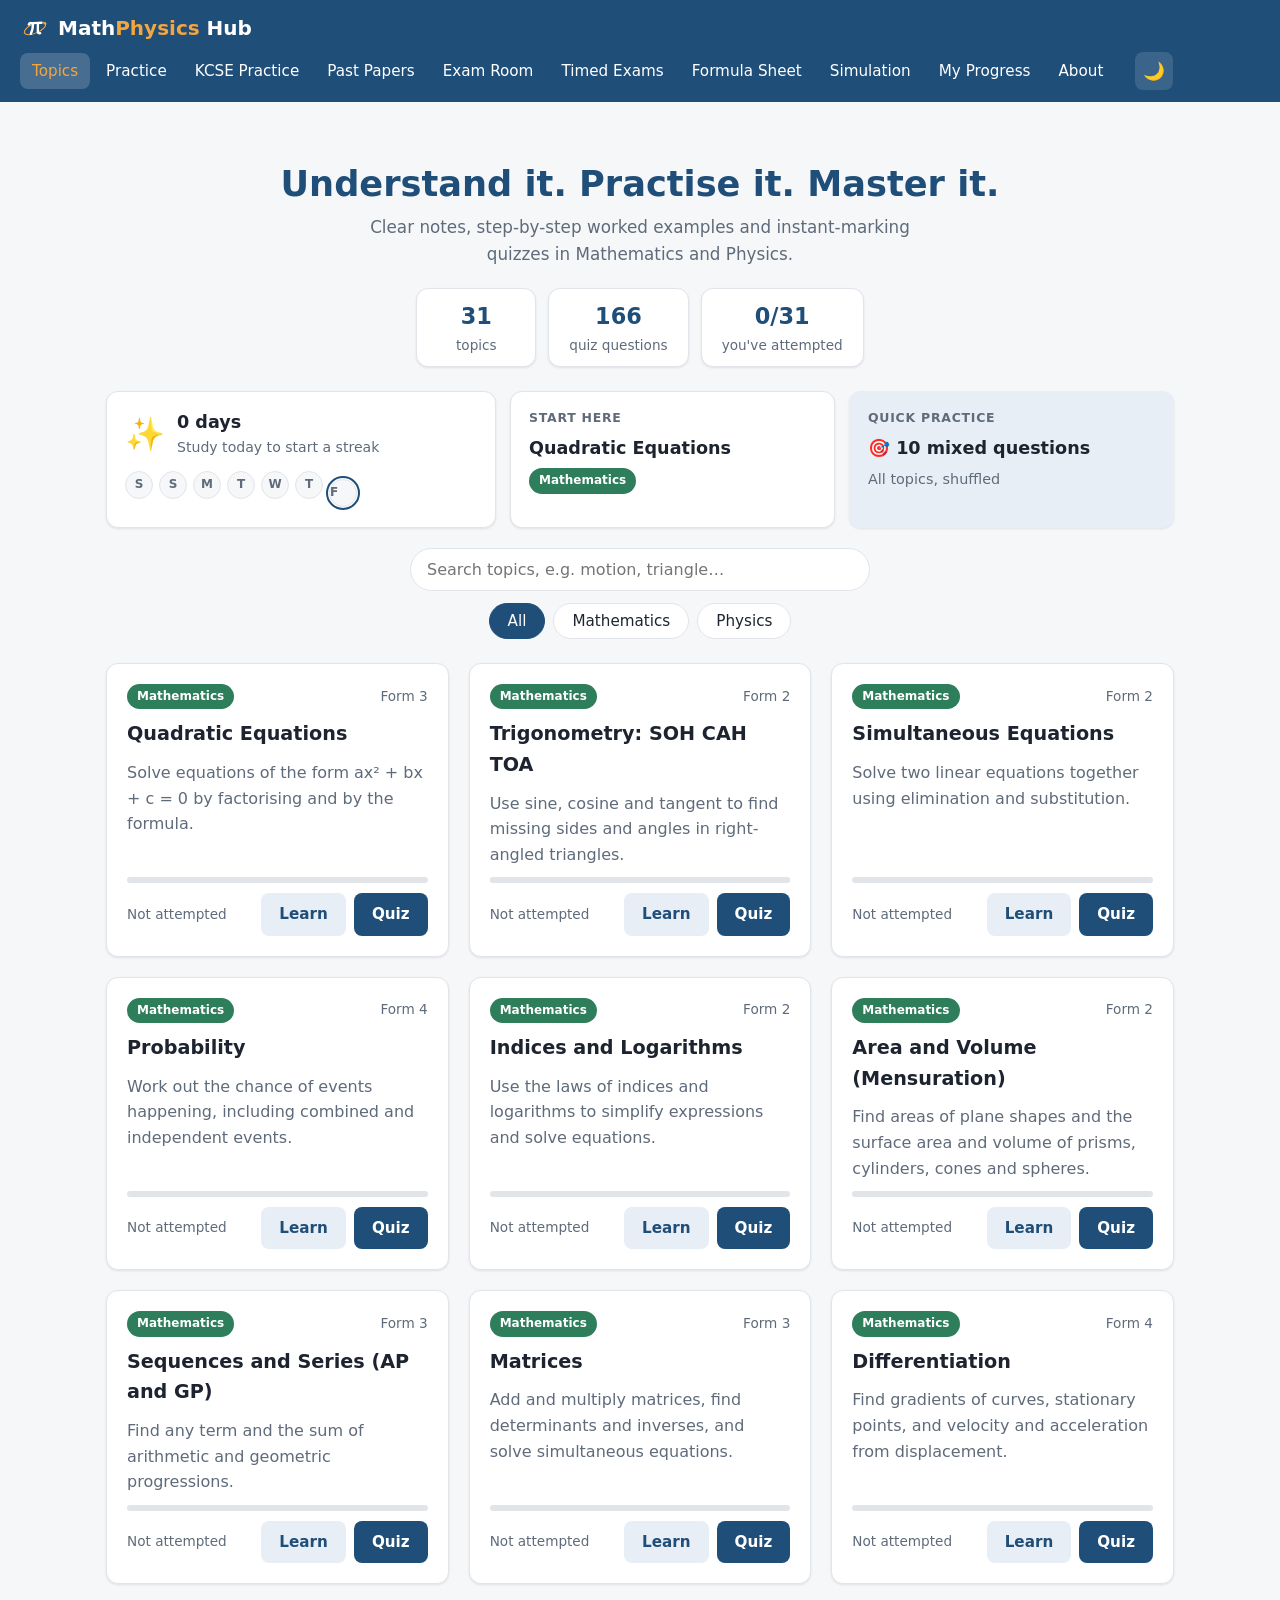
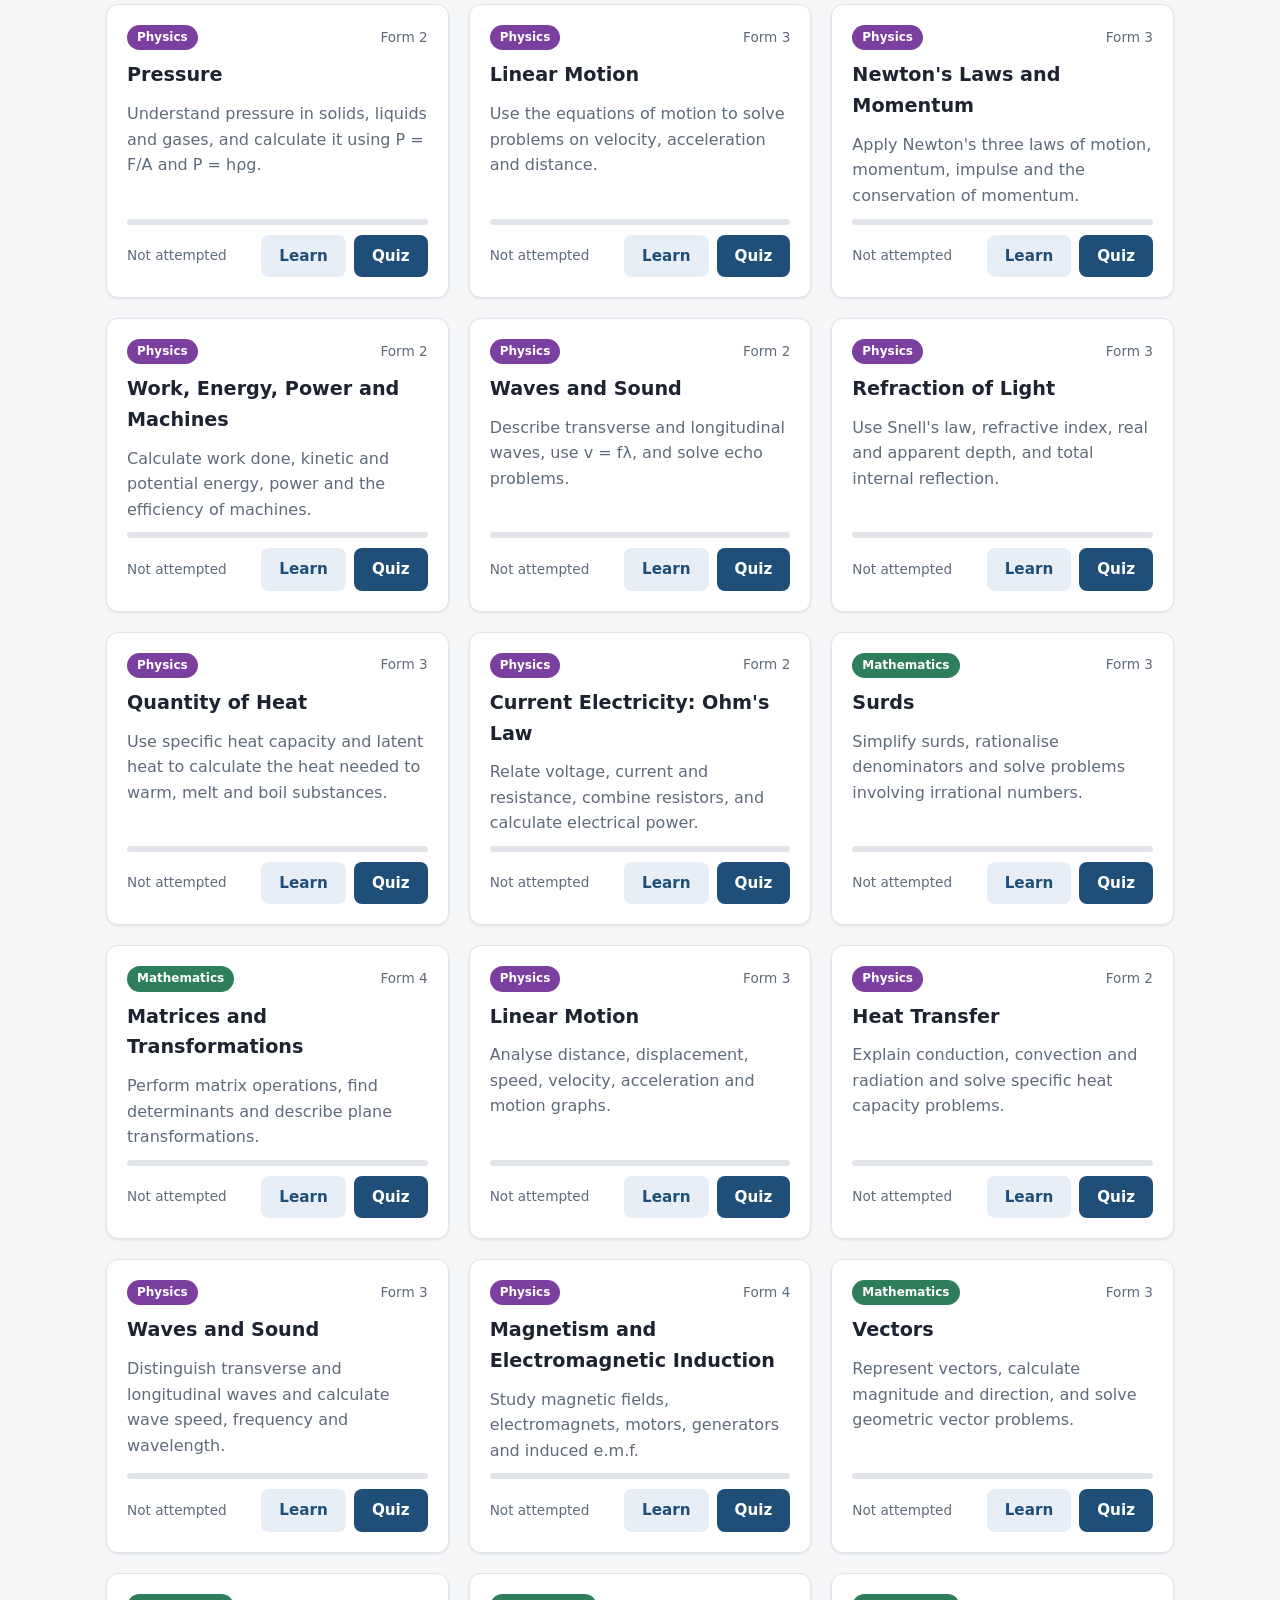
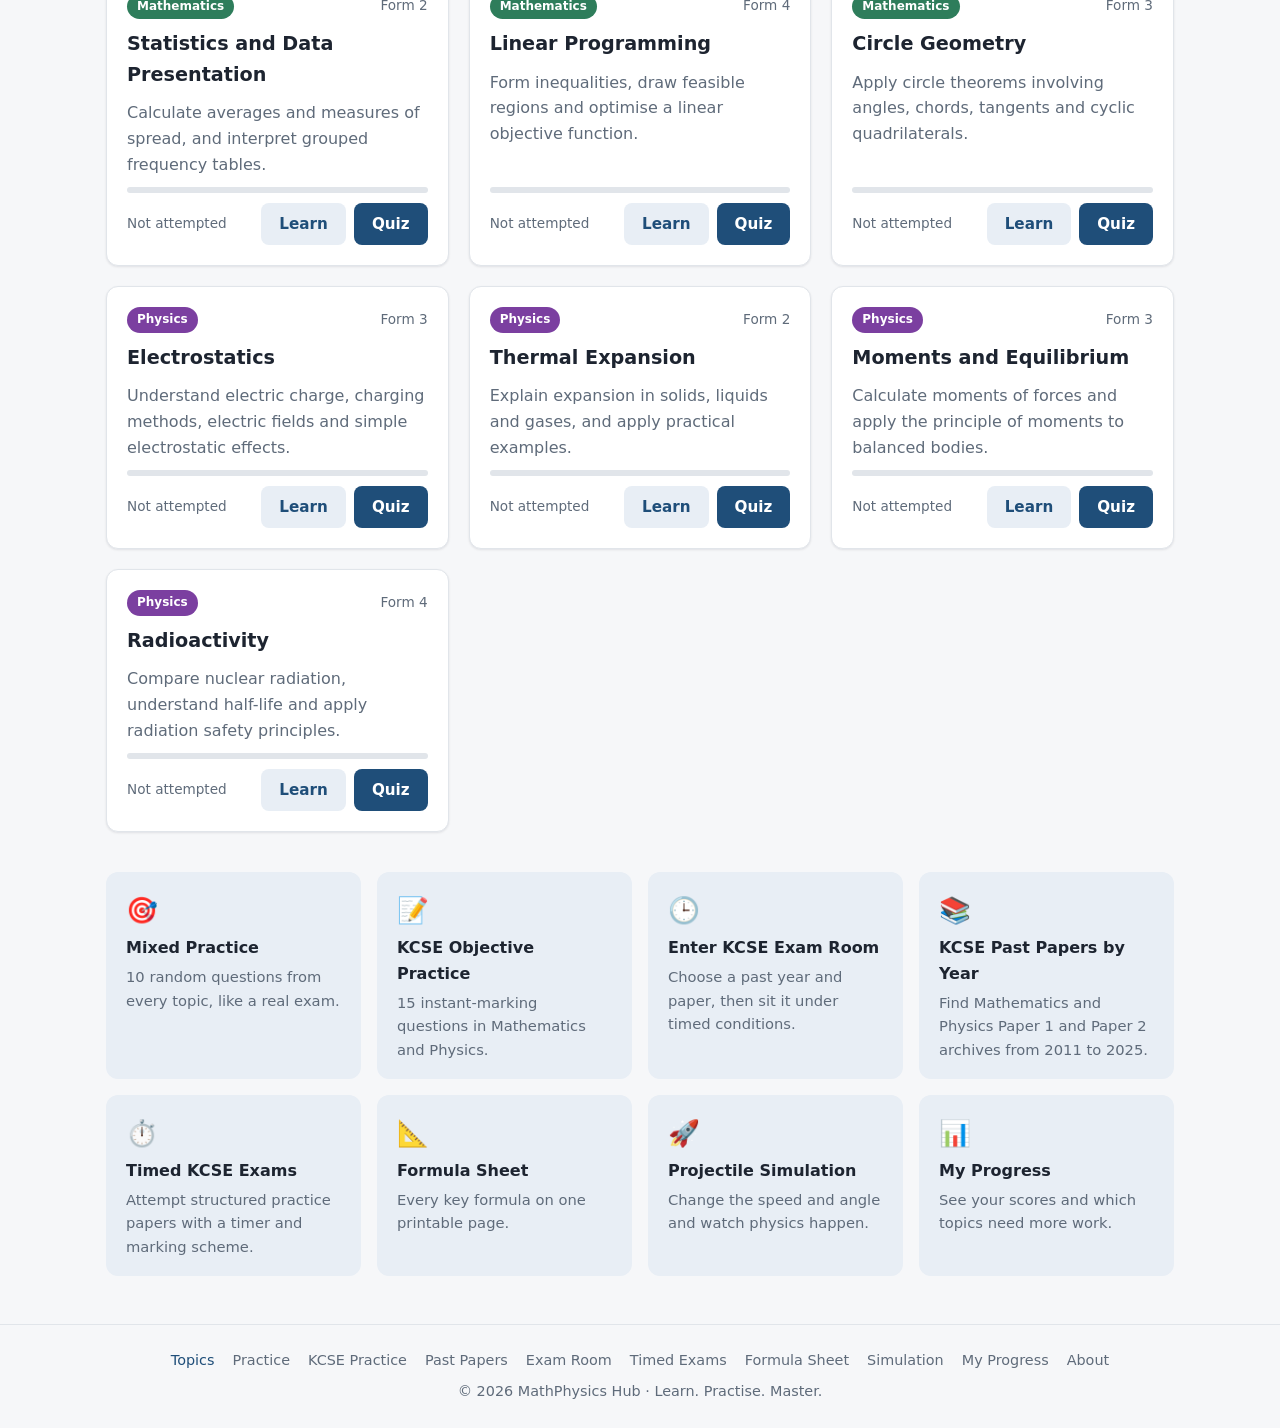
<file: index.html>
<!DOCTYPE html>
<html lang="en">
<head>
<meta charset="UTF-8"><meta name="viewport" content="width=device-width, initial-scale=1.0">
<title>MathPhysics Hub — Learn &amp; Practise</title>
<meta name="description" content="Free Mathematics and Physics notes, worked examples and quizzes for secondary school students.">
<link rel="stylesheet" href="css/style.css"><link rel="manifest" href="manifest.webmanifest"><meta name="theme-color" content="#1f4e79">
<link rel="icon" href="icons/icon.svg" type="image/svg+xml"><link rel="icon" href="icons/icon-192.png" type="image/png" sizes="192x192"><link rel="apple-touch-icon" href="icons/apple-touch-icon.png">
<meta name="apple-mobile-web-app-capable" content="yes"><meta name="mobile-web-app-capable" content="yes"><meta name="apple-mobile-web-app-title" content="MathPhysics"><meta name="apple-mobile-web-app-status-bar-style" content="default">
</head><body data-page="home"><div id="site-header"></div><main>
<section class="hero"><h1>Understand it. Practise it. Master it.</h1><p>Clear notes, step-by-step worked examples and instant-marking quizzes in Mathematics and Physics.</p><div class="hero-stats" id="hero-stats"></div></section>
<section class="install-banner" id="install-banner" hidden><img src="icons/icon-192.png" alt="" width="52" height="52"><div><b>Get the MathPhysics app</b><span>Install it on your phone. It opens from your home screen and works without internet.</span></div><div class="install-banner-actions"><button class="btn install-trigger">Install</button><button class="install-dismiss" aria-label="Hide this message">Not now</button></div></section>
<section class="today" id="today"></section>
<div class="toolbar"><input type="search" id="search" class="search" placeholder="Search topics, e.g. motion, triangle…" aria-label="Search topics"><div class="filters" id="filters"><button class="filter active" data-subject="All">All</button><button class="filter" data-subject="Mathematics">Mathematics</button><button class="filter" data-subject="Physics">Physics</button></div></div>
<section class="topic-grid" id="topic-grid"></section><p class="empty" id="empty" hidden>No topics match your search.</p>
<section class="feature-row">
<a class="feature" href="quiz.html?id=mixed"><span class="feature-icon">🎯</span><b>Mixed Practice</b><span>10 random questions from every topic, like a real exam.</span></a>
<a class="feature" href="kcse.html"><span class="feature-icon">📝</span><b>KCSE Objective Practice</b><span>15 instant-marking questions in Mathematics and Physics.</span></a>
<a class="feature" href="exam-room.html"><span class="feature-icon">🕒</span><b>Enter KCSE Exam Room</b><span>Choose a past year and paper, then sit it under timed conditions.</span></a>
      <a class="feature" href="past-papers.html"><span class="feature-icon">📚</span><b>KCSE Past Papers by Year</b><span>Find Mathematics and Physics Paper 1 and Paper 2 archives from 2011 to 2025.</span></a>
<a class="feature" href="structured-papers.html"><span class="feature-icon">⏱️</span><b>Timed KCSE Exams</b><span>Attempt structured practice papers with a timer and marking scheme.</span></a>
<a class="feature" href="formulas.html"><span class="feature-icon">📐</span><b>Formula Sheet</b><span>Every key formula on one printable page.</span></a>
<a class="feature" href="simulation.html"><span class="feature-icon">🚀</span><b>Projectile Simulation</b><span>Change the speed and angle and watch physics happen.</span></a>
<a class="feature" href="progress.html"><span class="feature-icon">📊</span><b>My Progress</b><span>See your scores and which topics need more work.</span></a>
</section></main><div id="site-footer"></div>
<script src="js/data.js"></script><script src="js/extra-topics.js"></script><script src="js/new-topics.js"></script><script src="js/progress.js"></script><script src="js/layout.js"></script><script src="js/home.js"></script>
</body></html>
</file>
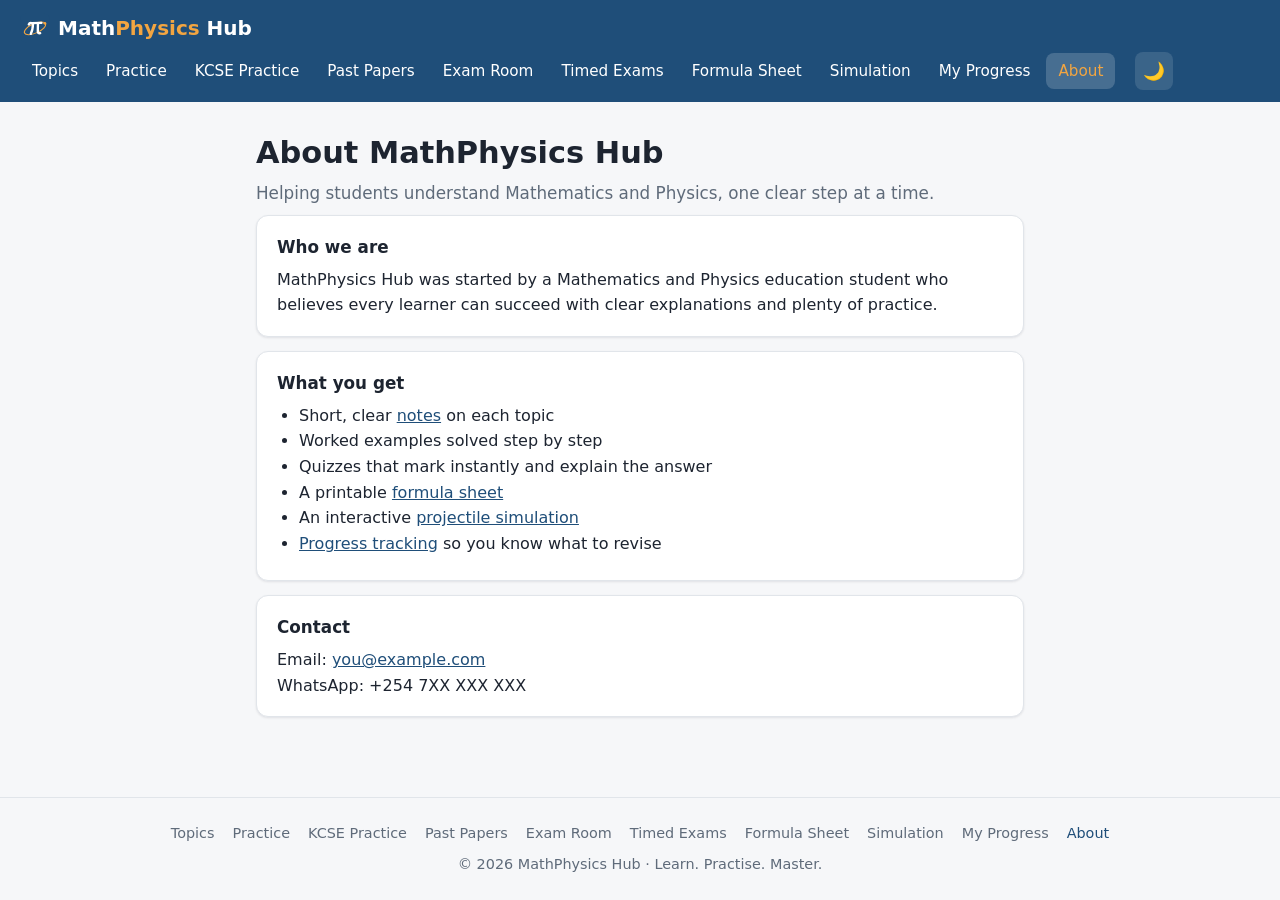
<file: about.html>
<!DOCTYPE html>
<html lang="en">
<head>
  <meta charset="UTF-8">
  <meta name="viewport" content="width=device-width, initial-scale=1.0">
  <title>About — MathPhysics Hub</title>
  <link rel="stylesheet" href="css/style.css">
  <!-- Install as an app (PWA) -->
  <link rel="manifest" href="manifest.webmanifest">
  <meta name="theme-color" content="#1f4e79">
  <link rel="icon" href="icons/icon.svg" type="image/svg+xml">
  <link rel="icon" href="icons/icon-192.png" type="image/png" sizes="192x192">
  <link rel="apple-touch-icon" href="icons/apple-touch-icon.png">
  <meta name="apple-mobile-web-app-capable" content="yes">
  <meta name="mobile-web-app-capable" content="yes">
  <meta name="apple-mobile-web-app-title" content="MathPhysics">
  <meta name="apple-mobile-web-app-status-bar-style" content="default">
</head>
<body data-page="about">

  <div id="site-header"></div>

  <main class="page">
    <h1>About MathPhysics Hub</h1>
    <p class="lead">Helping students understand Mathematics and Physics, one clear step at a time.</p>

    <div class="note">
      <h3>Who we are</h3>
      <div>MathPhysics Hub was started by a Mathematics and Physics education student who believes every learner can succeed with clear explanations and plenty of practice. <!-- Edit this paragraph with your own story --></div>
    </div>

    <div class="note">
      <h3>What you get</h3>
      <div><ul>
        <li>Short, clear <a href="index.html">notes</a> on each topic</li>
        <li>Worked examples solved step by step</li>
        <li>Quizzes that mark instantly and explain the answer</li>
        <li>A printable <a href="formulas.html">formula sheet</a></li>
        <li>An interactive <a href="simulation.html">projectile simulation</a></li>
        <li><a href="progress.html">Progress tracking</a> so you know what to revise</li>
      </ul></div>
    </div>

    <div class="note">
      <h3>Contact</h3>
      <div>Email: <a href="mailto:you@example.com">you@example.com</a> <!-- Replace with your real email --><br>
      WhatsApp: +254 7XX XXX XXX <!-- Replace with your real number --></div>
    </div>
  </main>

  <div id="site-footer"></div>

  <script src="js/data.js"></script>
  <script src="js/progress.js"></script>
  <script src="js/layout.js"></script>
</body>
</html>
</file>
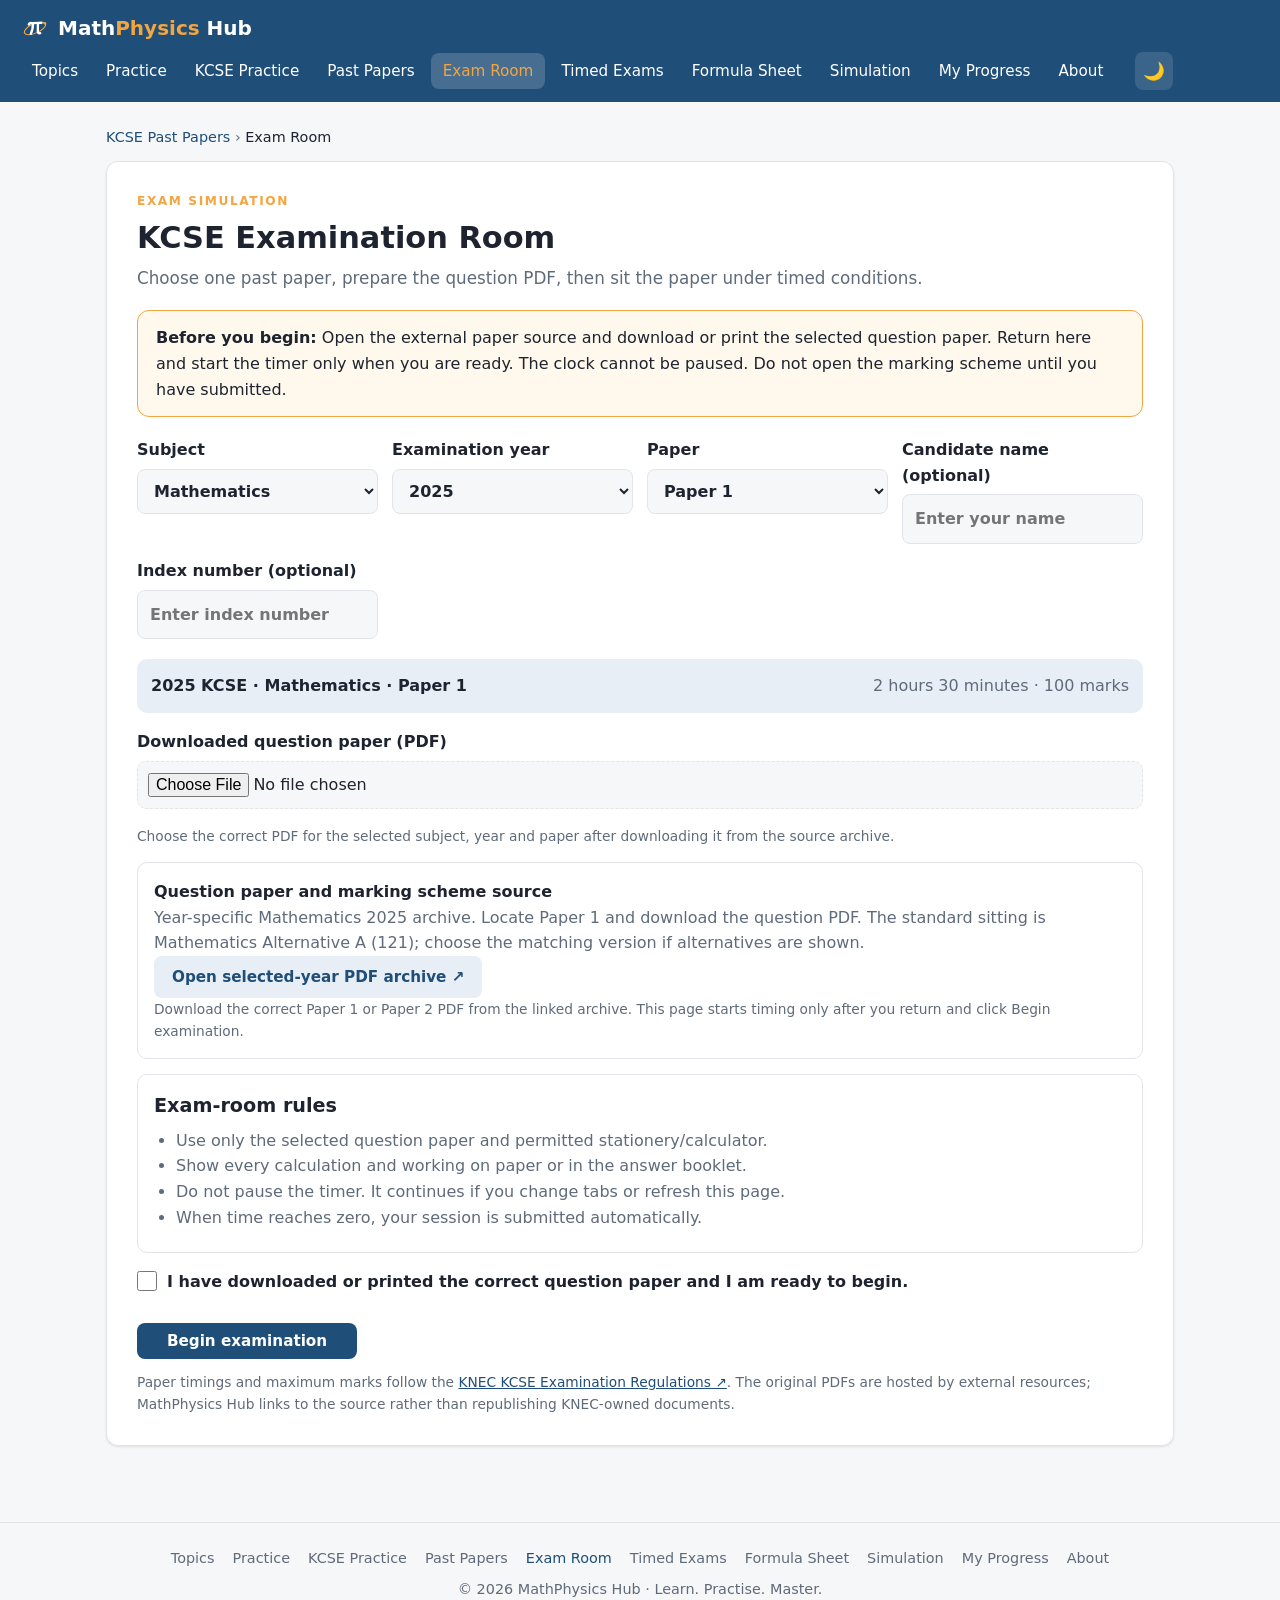
<file: exam-room.html>
<!DOCTYPE html>
<html lang="en">
<head>
<meta charset="UTF-8">
<meta name="viewport" content="width=device-width, initial-scale=1.0">
<title>KCSE Exam Room — MathPhysics Hub</title>
<meta name="description" content="Timed KCSE Mathematics and Physics past-paper exam practice.">
<link rel="stylesheet" href="css/style.css">
<link rel="manifest" href="manifest.webmanifest">
<meta name="theme-color" content="#1f4e79">
<link rel="icon" href="icons/icon.svg" type="image/svg+xml">
</head>
<body data-page="exam-room" class="exam-room-page">
<div id="site-header"></div>
<main class="page wide exam-room-main">
  <nav class="breadcrumb"><a href="past-papers.html">KCSE Past Papers</a> › <span>Exam Room</span></nav>
  <section id="exam-setup" class="exam-room-card">
    <p class="exam-kicker">EXAM SIMULATION</p>
    <h1>KCSE Examination Room</h1>
    <p class="lead">Choose one past paper, prepare the question PDF, then sit the paper under timed conditions.</p>
    <div class="exam-notice">
      <b>Before you begin:</b> Open the external paper source and download or print the selected question paper. Return here and start the timer only when you are ready. The clock cannot be paused. Do not open the marking scheme until you have submitted.
    </div>
    <div class="exam-setup-grid">
      <label>Subject
        <select id="setup-subject">
          <option value="Mathematics">Mathematics</option>
          <option value="Physics">Physics</option>
        </select>
      </label>
      <label>Examination year
        <select id="setup-year"></select>
      </label>
      <label>Paper
        <select id="setup-paper">
          <option value="1">Paper 1</option>
          <option value="2">Paper 2</option>
          <option value="3" hidden>Paper 3 (Physics practical)</option>
        </select>
      </label>
      <label>Candidate name (optional)
        <input id="candidate-name" type="text" maxlength="80" autocomplete="name" placeholder="Enter your name">
      </label>
      <label>Index number (optional)
        <input id="candidate-index" type="text" maxlength="30" placeholder="Enter index number">
      </label>
    </div>
    <div class="exam-paper-meta" id="paper-meta"></div>
    <label class="paper-file-label" for="question-pdf">Downloaded question paper (PDF)
      <input id="question-pdf" type="file" accept="application/pdf,.pdf">
    </label>
    <p id="file-ready-status" class="muted small">Choose the correct PDF for the selected subject, year and paper after downloading it from the source archive.</p>
    <div class="exam-source-panel">
      <b>Question paper and marking scheme source</b>
      <p id="source-help">Select the subject, year and paper. The source page lists available PDFs for that year.</p>
      <a class="btn btn-light" id="open-question-source" href="#" target="_blank" rel="noopener noreferrer">Open selected-year PDF archive ↗</a>
      <p class="muted small">Download the correct Paper 1 or Paper 2 PDF from the linked archive. This page starts timing only after you return and click Begin examination.</p>
    </div>
    <div class="exam-rules">
      <h2>Exam-room rules</h2>
      <ul>
        <li>Use only the selected question paper and permitted stationery/calculator.</li>
        <li>Show every calculation and working on paper or in the answer booklet.</li>
        <li>Do not pause the timer. It continues if you change tabs or refresh this page.</li>
        <li>When time reaches zero, your session is submitted automatically.</li>
      </ul>
    </div>
    <label class="exam-ready-check"><input id="paper-ready" type="checkbox"> I have downloaded or printed the correct question paper and I am ready to begin.</label>
    <button class="btn exam-begin-btn" id="begin-exam" disabled>Begin examination</button>
    <p class="muted small">Paper timings and maximum marks follow the <a href="https://knec.ac.ke/wp-content/uploads/2026/01/KCSE_Regulations_2024.pdf" target="_blank" rel="noopener noreferrer">KNEC KCSE Examination Regulations ↗</a>. The original PDFs are hosted by external resources; MathPhysics Hub links to the source rather than republishing KNEC-owned documents.</p>
  </section>

  <section id="exam-active" hidden>
    <div class="exam-live-top">
      <div>
        <p class="exam-kicker">EXAM IN PROGRESS</p>
        <h1 id="live-title">KCSE Mathematics</h1>
        <p id="live-candidate" class="muted"></p>
      </div>
      <div class="exam-clock-wrap">
        <span class="muted">TIME REMAINING</span>
        <div id="live-clock" class="exam-clock-large" role="timer" aria-live="off">02:30:00</div>
        <span id="live-deadline" class="muted"></span>
      </div>
    </div>
    <div class="exam-progress-track"><div id="time-progress"></div></div>
    <div class="exam-live-actions">
      <a class="btn btn-light" id="active-paper-source" href="#" target="_blank" rel="noopener noreferrer">Open paper source archive ↗</a>
      <label class="active-file-label">Re-select downloaded PDF
        <input id="resume-question-pdf" type="file" accept="application/pdf,.pdf">
      </label>
      <button class="btn btn-light" id="fullscreen-btn" type="button">Enter full screen</button>
      <button class="btn btn-light" id="print-answers" type="button">Print answer booklet</button>
    </div>
    <section class="exam-pdf-panel">
      <div id="pdf-status" class="muted">Your selected question paper will appear here.</div>
      <iframe id="paper-preview" title="KCSE question paper PDF" hidden></iframe>
    </section>
    <div class="exam-notice exam-warning">
      <b>Keep examination conditions:</b> The timer is running. The paper source opens in another tab. Return to this tab to record your answers. You cannot pause the countdown.
    </div>
    <section class="answer-booklet">
      <div class="answer-booklet-head">
        <div><h2>Candidate answer booklet</h2><p class="muted">Record the question number and your answer or working. Your entries are saved on this device.</p></div>
        <button class="btn btn-light no-print" id="add-answer" type="button">+ Add answer space</button>
      </div>
      <div id="answer-rows"></div>
    </section>
    <div class="exam-submit-row no-print">
      <p class="muted">Submit when finished. The app records the time used and locks your answer booklet.</p>
      <button class="btn btn-danger" id="submit-exam" type="button">Submit examination</button>
    </div>
  </section>

  <section id="exam-finished" hidden class="exam-room-card">
    <p class="exam-kicker">EXAM SUBMITTED</p>
    <h1 id="finished-title">Examination completed</h1>
    <div class="exam-finish-stats" id="finish-stats"></div>
    <div class="exam-notice"><b>Self-marking:</b> Written answers are not automatically graded. Compare your work with the official marking scheme after submission, then enter your mark below to calculate your percentage.</div>
    <div class="self-mark-panel">
      <label for="self-mark-score">Your score after checking the marking scheme</label>
      <div class="self-mark-row">
        <input id="self-mark-score" type="number" min="0" step="1" placeholder="Enter marks">
        <span id="self-mark-total">/ 100</span>
        <button class="btn" id="save-self-mark" type="button">Save score</button>
      </div>
      <p id="self-mark-result" class="muted"></p>
    </div>
    <div class="exam-finish-actions">
      <a class="btn btn-light" id="marking-scheme-source" href="#" target="_blank" rel="noopener noreferrer">Open marking scheme source ↗</a>
      <button class="btn btn-light" id="print-finished-answers" type="button">Print submitted answers</button>
      <button class="btn" id="new-exam" type="button">Start another examination</button>
    </div>
  </section>
</main>
<div id="site-footer"></div>
<script src="js/progress.js"></script>
<script src="js/layout.js"></script>
<script src="js/past-papers-data.js"></script>
<script src="js/exam-room.js"></script>
</body>
</html>
</file>
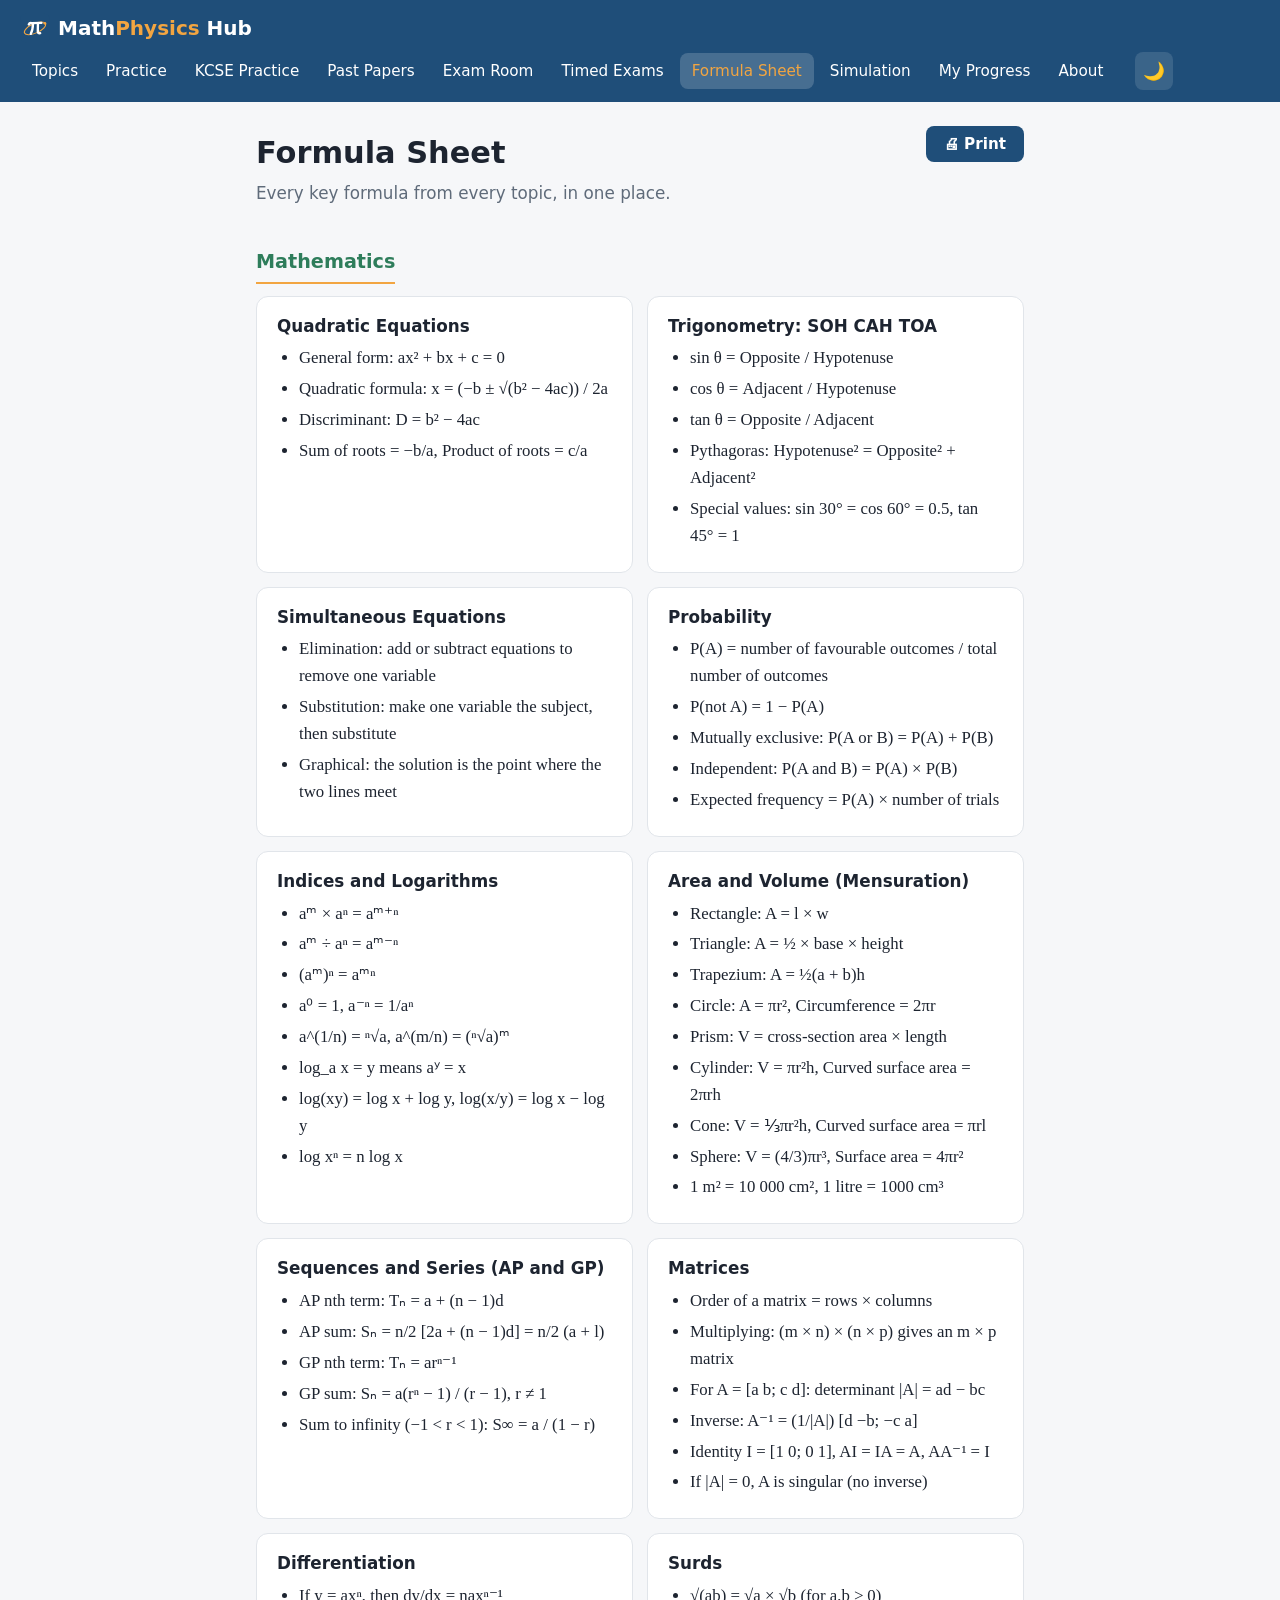
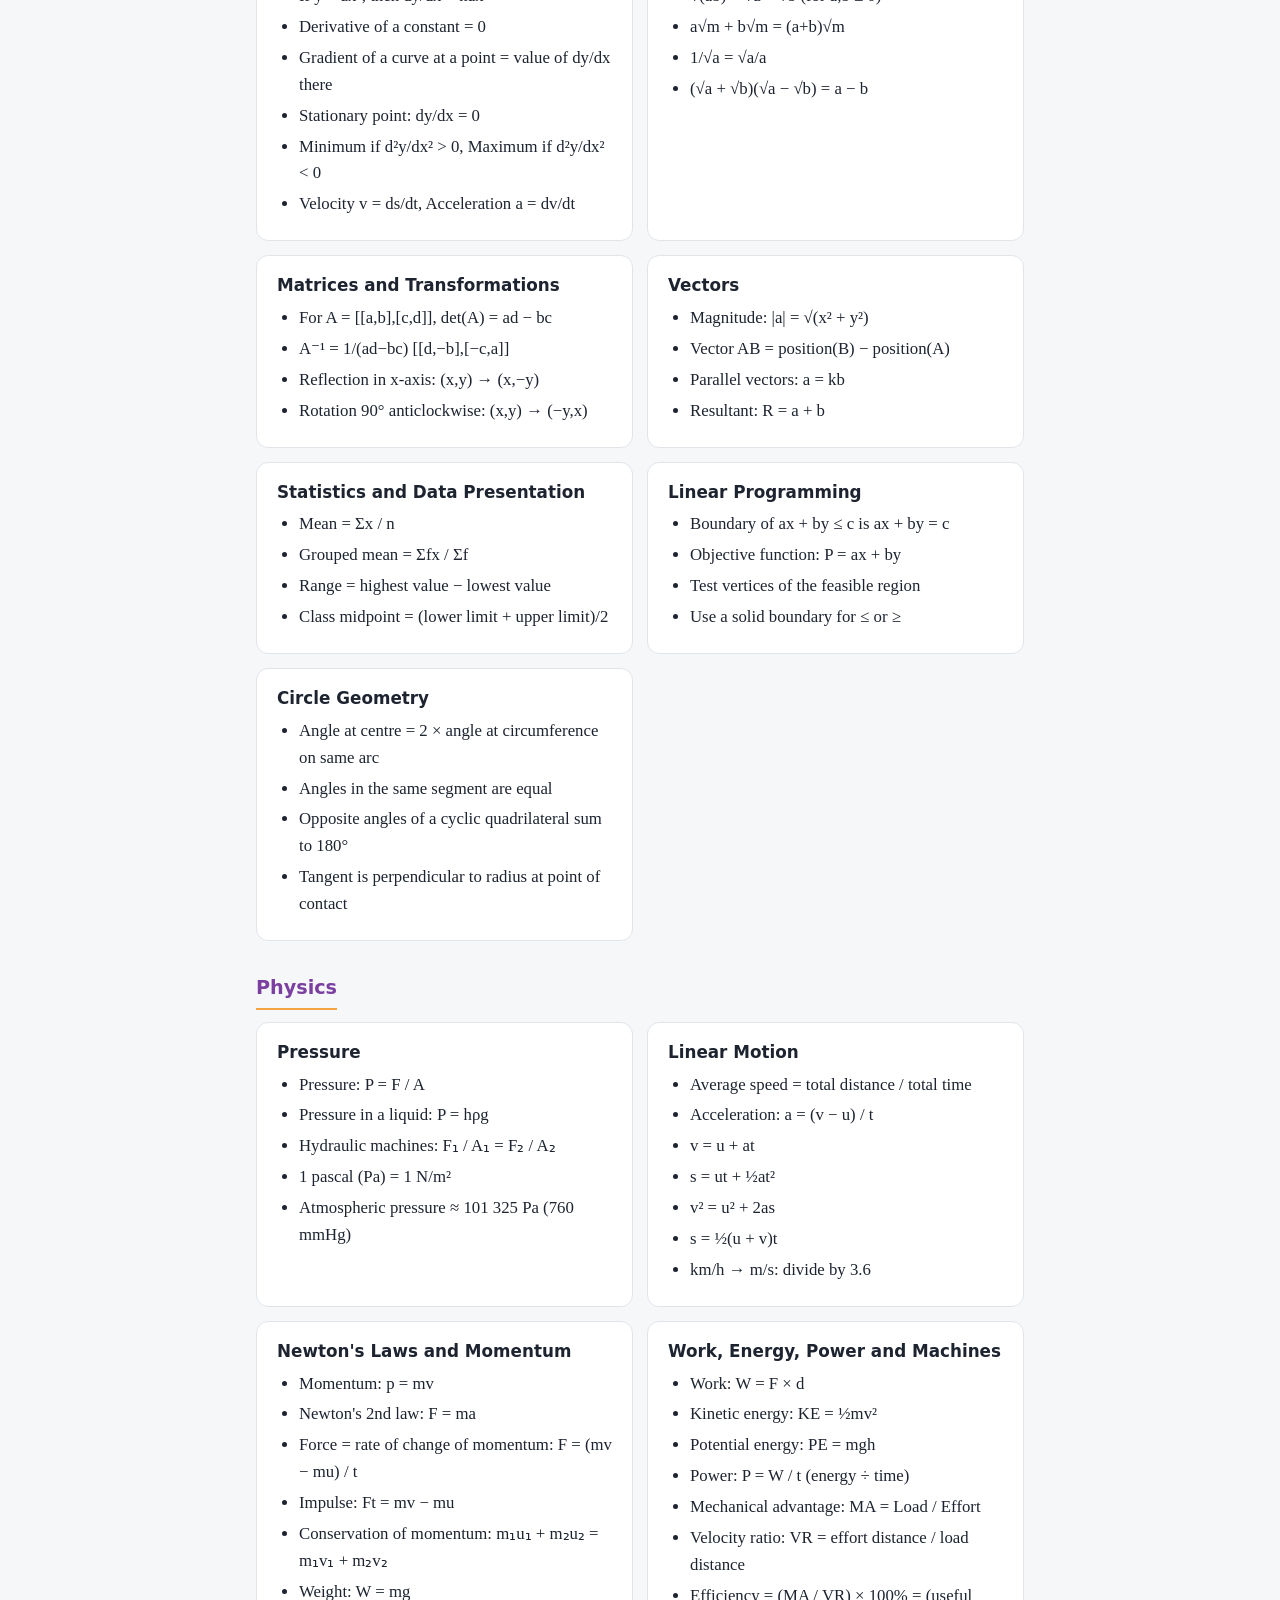
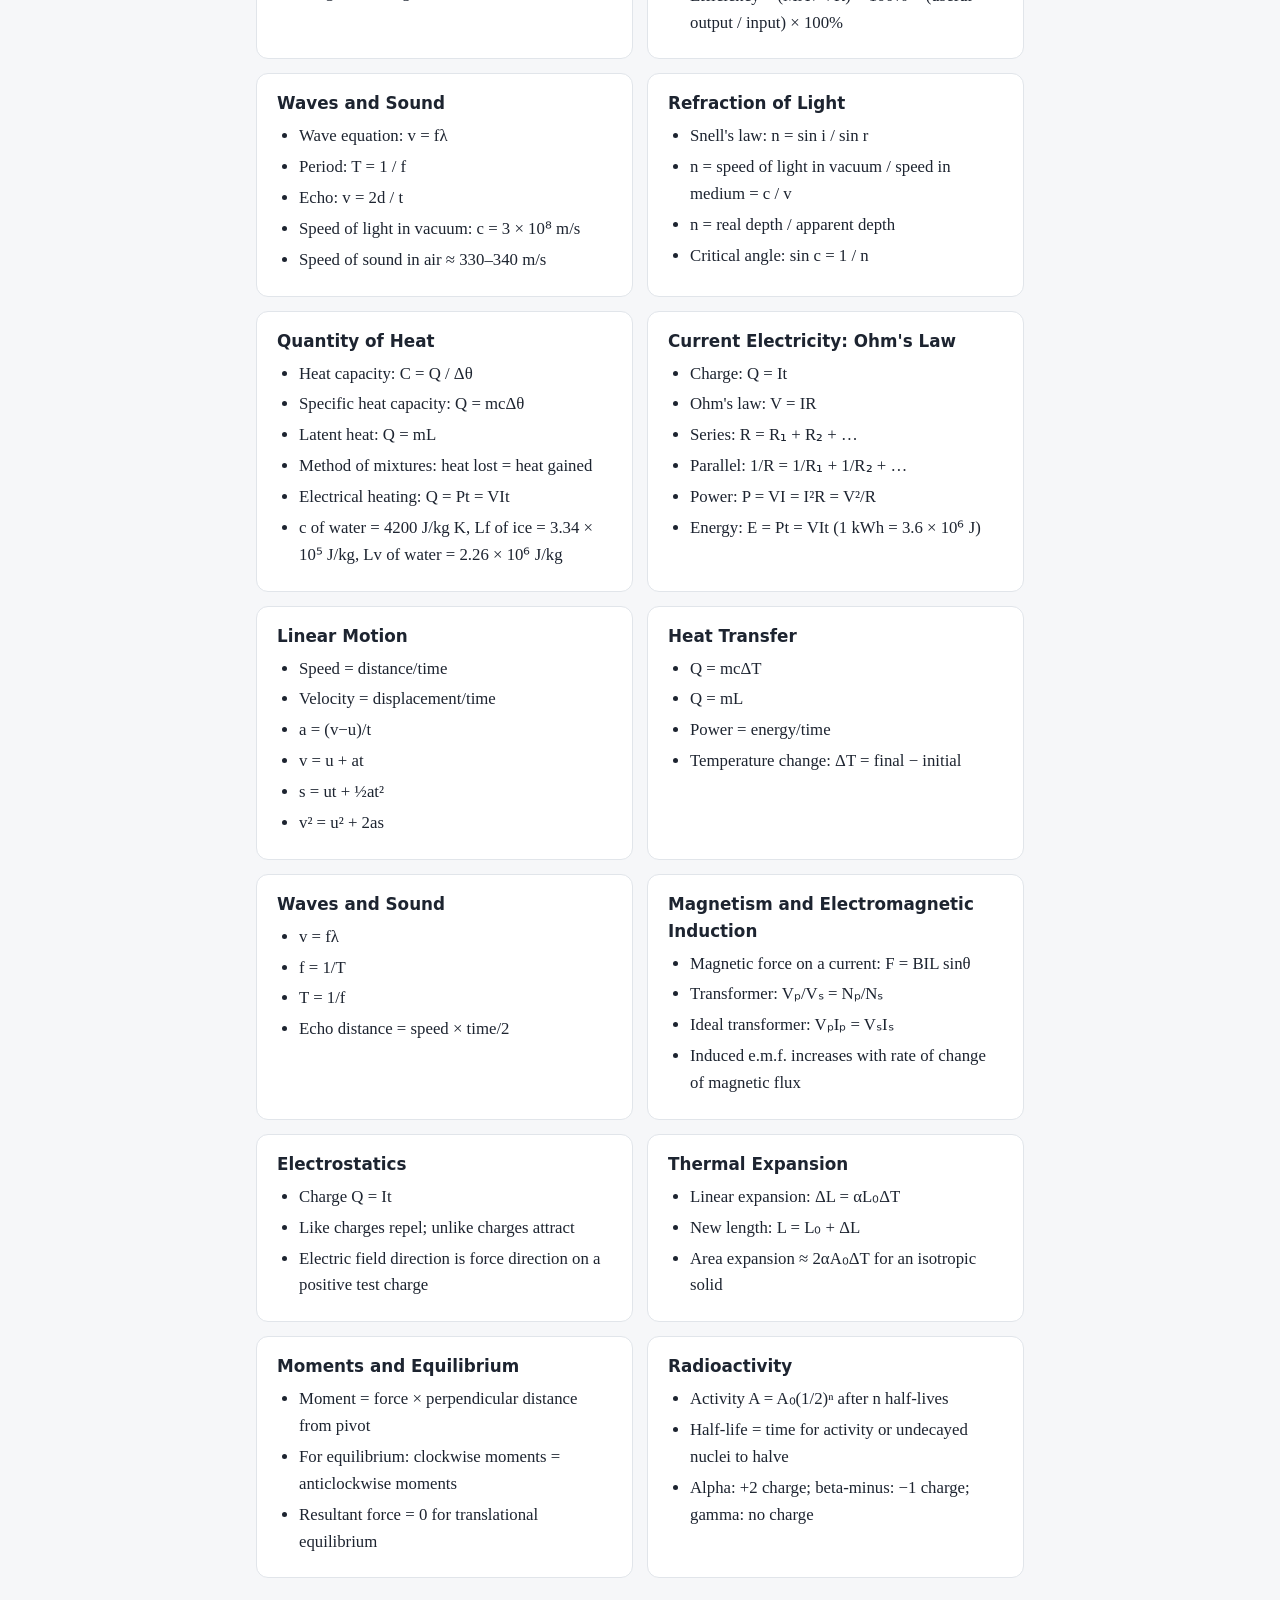
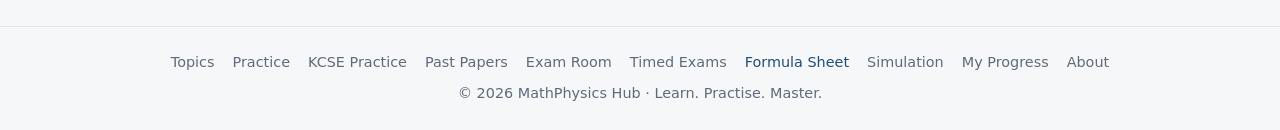
<file: formulas.html>
<!DOCTYPE html>
<html lang="en">
<head>
  <meta charset="UTF-8">
  <meta name="viewport" content="width=device-width, initial-scale=1.0">
  <title>Formula Sheet — MathPhysics Hub</title>
  <link rel="stylesheet" href="css/style.css">
  <!-- Install as an app (PWA) -->
  <link rel="manifest" href="manifest.webmanifest">
  <meta name="theme-color" content="#1f4e79">
  <link rel="icon" href="icons/icon.svg" type="image/svg+xml">
  <link rel="icon" href="icons/icon-192.png" type="image/png" sizes="192x192">
  <link rel="apple-touch-icon" href="icons/apple-touch-icon.png">
  <meta name="apple-mobile-web-app-capable" content="yes">
  <meta name="mobile-web-app-capable" content="yes">
  <meta name="apple-mobile-web-app-title" content="MathPhysics">
  <meta name="apple-mobile-web-app-status-bar-style" content="default">
</head>
<body data-page="formulas">

  <div id="site-header"></div>

  <main class="page">
    <div class="title-row">
      <div>
        <h1>Formula Sheet</h1>
        <p class="lead">Every key formula from every topic, in one place.</p>
      </div>
      <button class="btn no-print" onclick="window.print()">🖨 Print</button>
    </div>

    <!-- Built automatically from the "formulas" in js/data.js -->
    <div id="formula-sheet"></div>
  </main>

  <div id="site-footer"></div>

  <script src="js/data.js"></script>
  <script src="js/extra-topics.js"></script><script src="js/new-topics.js"></script>
  <script src="js/progress.js"></script>
  <script src="js/layout.js"></script>
  <script src="js/formulas.js"></script>
</body>
</html>
</file>
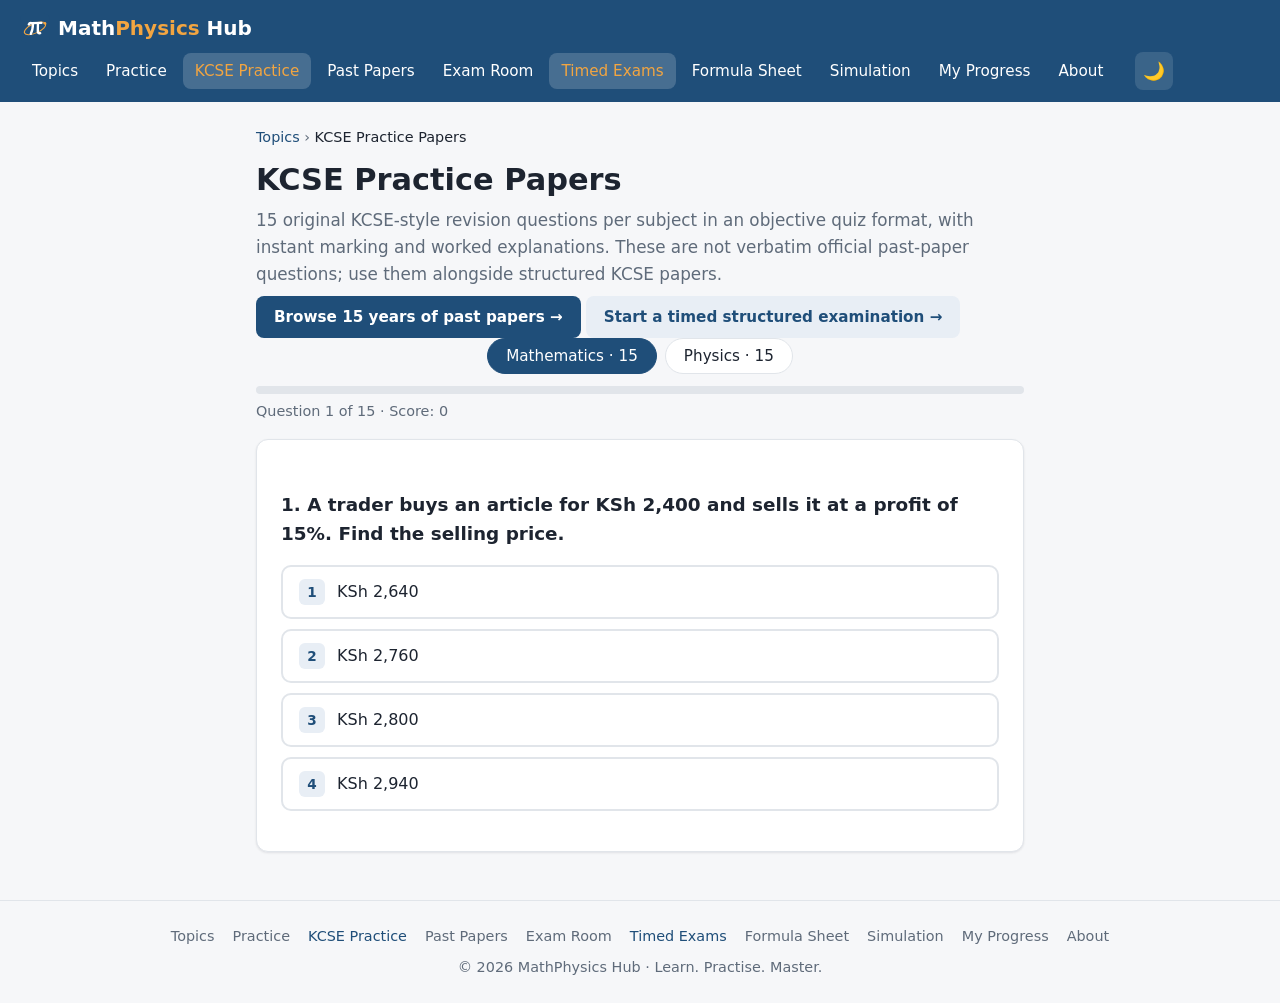
<file: kcse.html>
<!DOCTYPE html>
<html lang="en">
<head>
<meta charset="UTF-8"><meta name="viewport" content="width=device-width, initial-scale=1.0">
<title>KCSE Practice Papers — MathPhysics Hub</title>
<link rel="stylesheet" href="css/style.css"><link rel="manifest" href="manifest.webmanifest"><meta name="theme-color" content="#1f4e79">
<link rel="icon" href="icons/icon.svg" type="image/svg+xml">
</head>
<body data-page="kcse">
<div id="site-header"></div>
<main class="page">
<nav class="breadcrumb"><a href="index.html">Topics</a> › <span>KCSE Practice Papers</span></nav>
<h1>KCSE Practice Papers</h1>
<p class="lead">15 original KCSE-style revision questions per subject in an objective quiz format, with instant marking and worked explanations. These are not verbatim official past-paper questions; use them alongside structured KCSE papers.</p>
<p><a class="btn" href="past-papers.html">Browse 15 years of past papers →</a> <a class="btn btn-light" href="structured-papers.html">Start a timed structured examination →</a></p>
<div class="filters" id="paper-subjects">
<button class="filter active" data-subject="Mathematics">Mathematics · 15</button>
<button class="filter" data-subject="Physics">Physics · 15</button>
</div>
<div class="progress"><div class="progress-fill" id="paper-progress"></div></div>
<p class="progress-text" id="paper-progress-text"></p>
<section class="quiz-card" id="paper-card" aria-live="polite"></section>
</main>
<div id="site-footer"></div>
<script src="js/data.js"></script><script src="js/extra-topics.js"></script><script src="js/new-topics.js"></script><script src="js/kcse-data.js"></script>
<script src="js/progress.js"></script><script src="js/layout.js"></script><script src="js/kcse.js"></script>
</body></html>
</file>
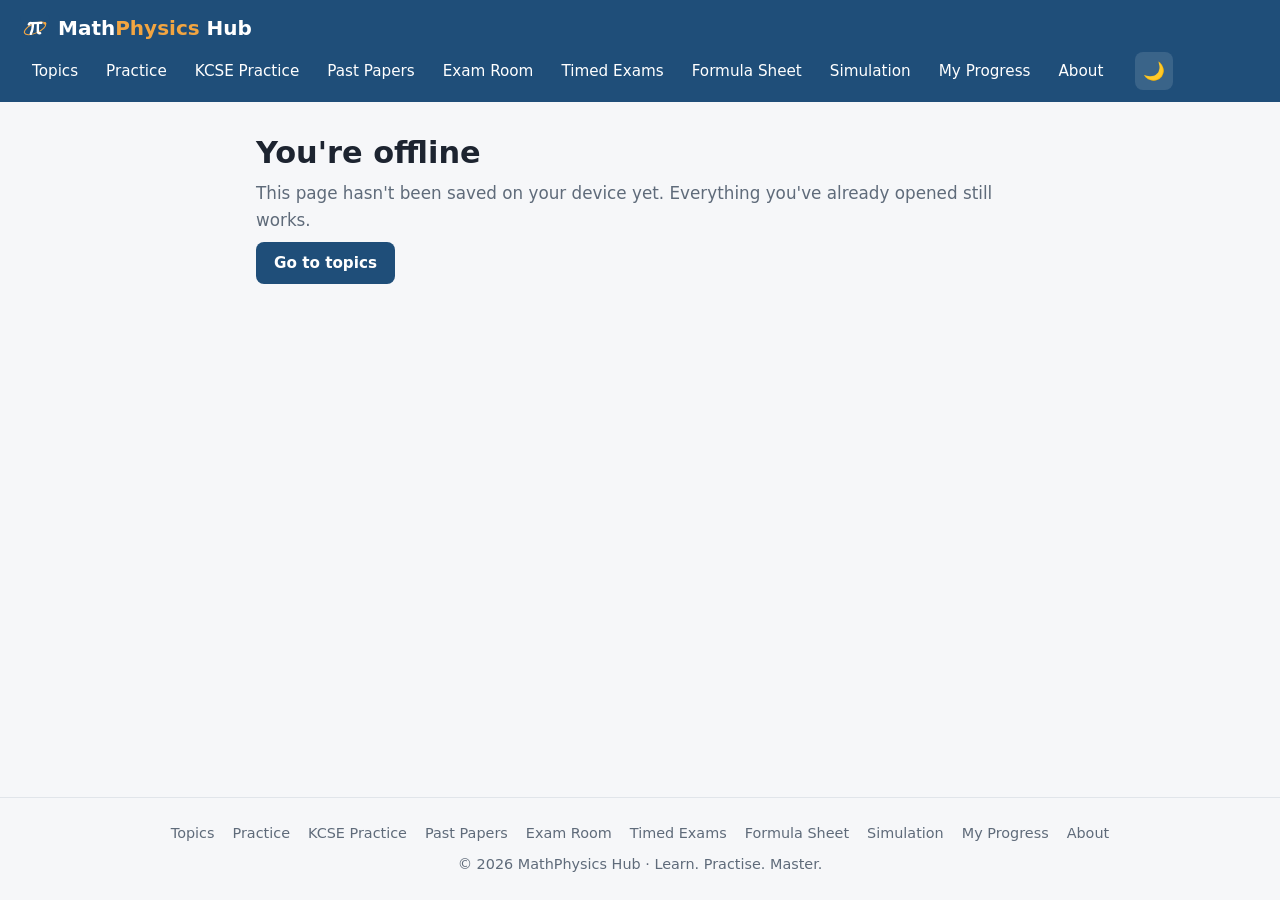
<file: offline.html>
<!DOCTYPE html>
<html lang="en">
<head>
  <meta charset="UTF-8">
  <meta name="viewport" content="width=device-width, initial-scale=1.0">
  <title>Offline — MathPhysics Hub</title>
  <link rel="stylesheet" href="css/style.css">
  <!-- Install as an app (PWA) -->
  <link rel="manifest" href="manifest.webmanifest">
  <meta name="theme-color" content="#1f4e79">
  <link rel="icon" href="icons/icon.svg" type="image/svg+xml">
  <link rel="icon" href="icons/icon-192.png" type="image/png" sizes="192x192">
  <link rel="apple-touch-icon" href="icons/apple-touch-icon.png">
  <meta name="apple-mobile-web-app-capable" content="yes">
  <meta name="mobile-web-app-capable" content="yes">
  <meta name="apple-mobile-web-app-title" content="MathPhysics">
  <meta name="apple-mobile-web-app-status-bar-style" content="default">
</head>
<body data-page="offline">
  <div id="site-header"></div>
  <main class="page">
    <h1>You're offline</h1>
    <p class="lead">This page hasn't been saved on your device yet. Everything you've already opened still works.</p>
    <p><a class="btn" href="index.html">Go to topics</a></p>
  </main>
  <div id="site-footer"></div>
  <script src="js/data.js"></script>
  <script src="js/progress.js"></script>
  <script src="js/layout.js"></script>
</body>
</html>
</file>
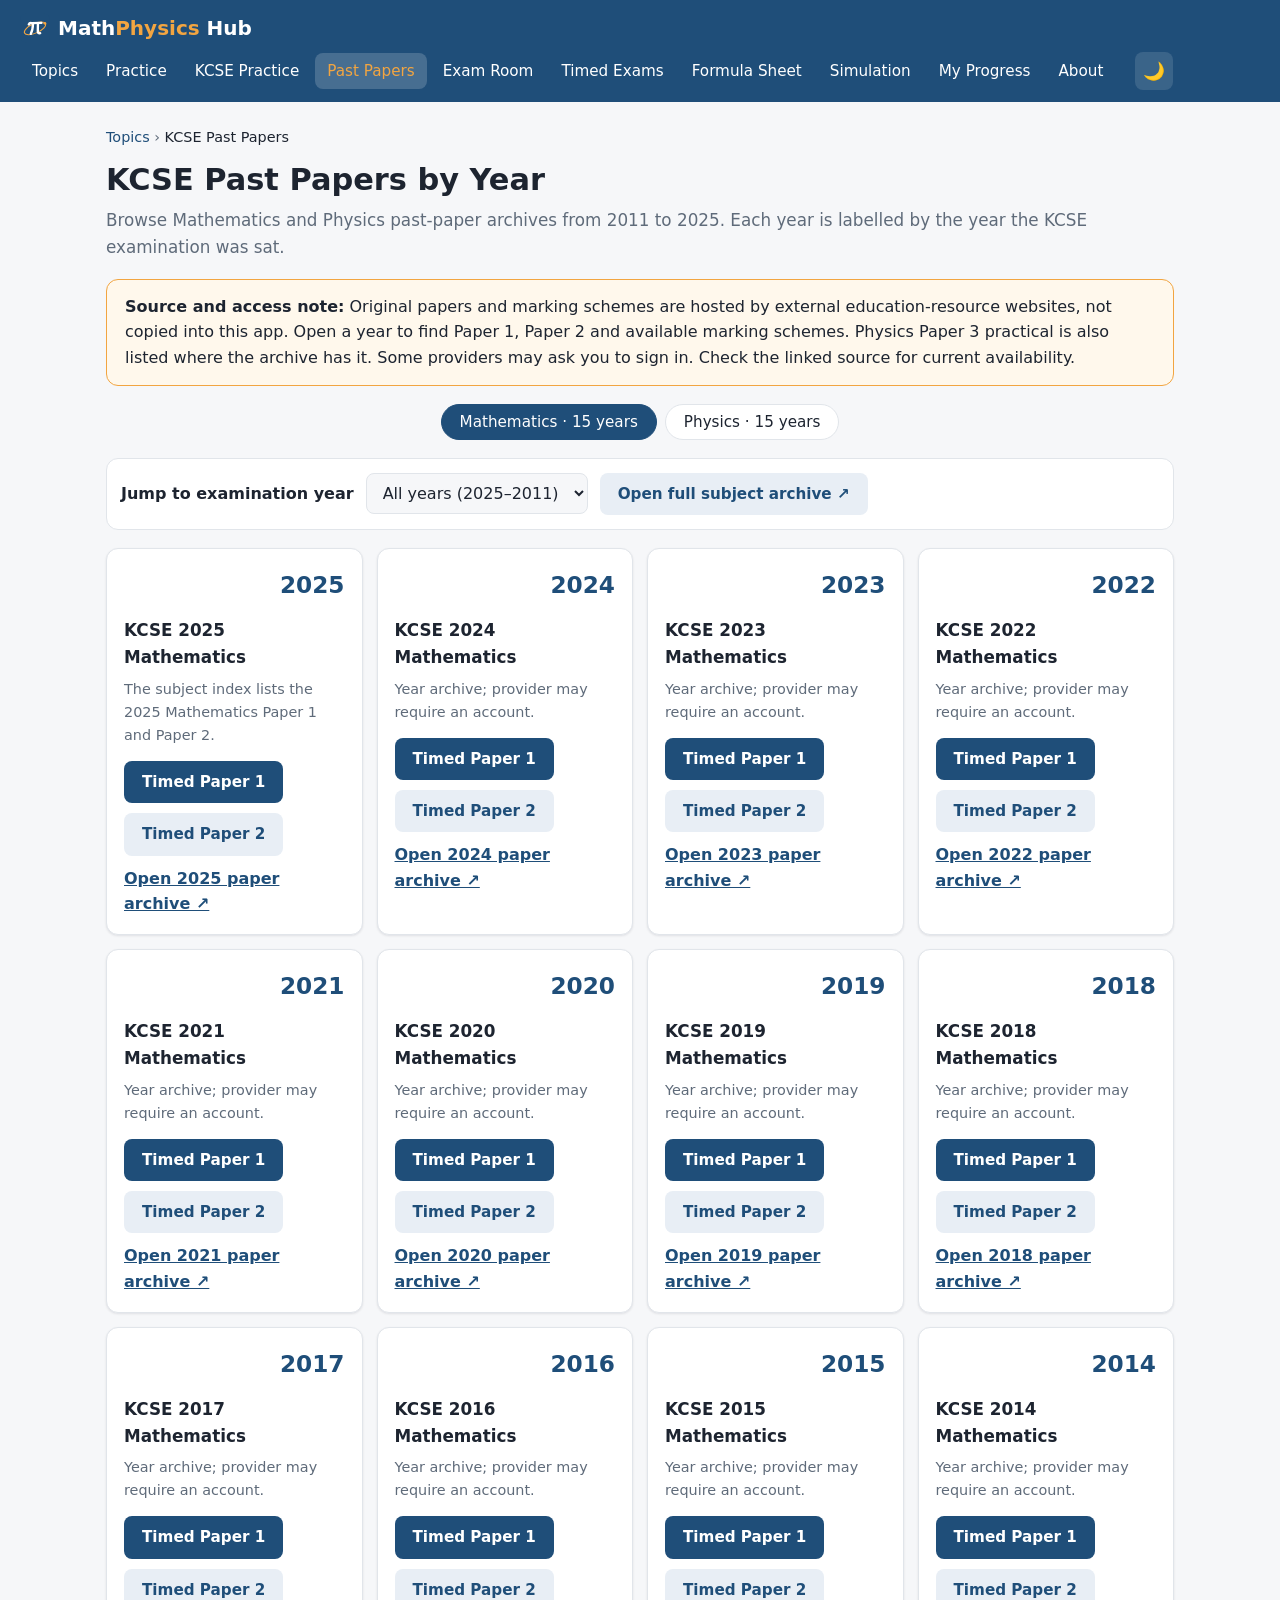
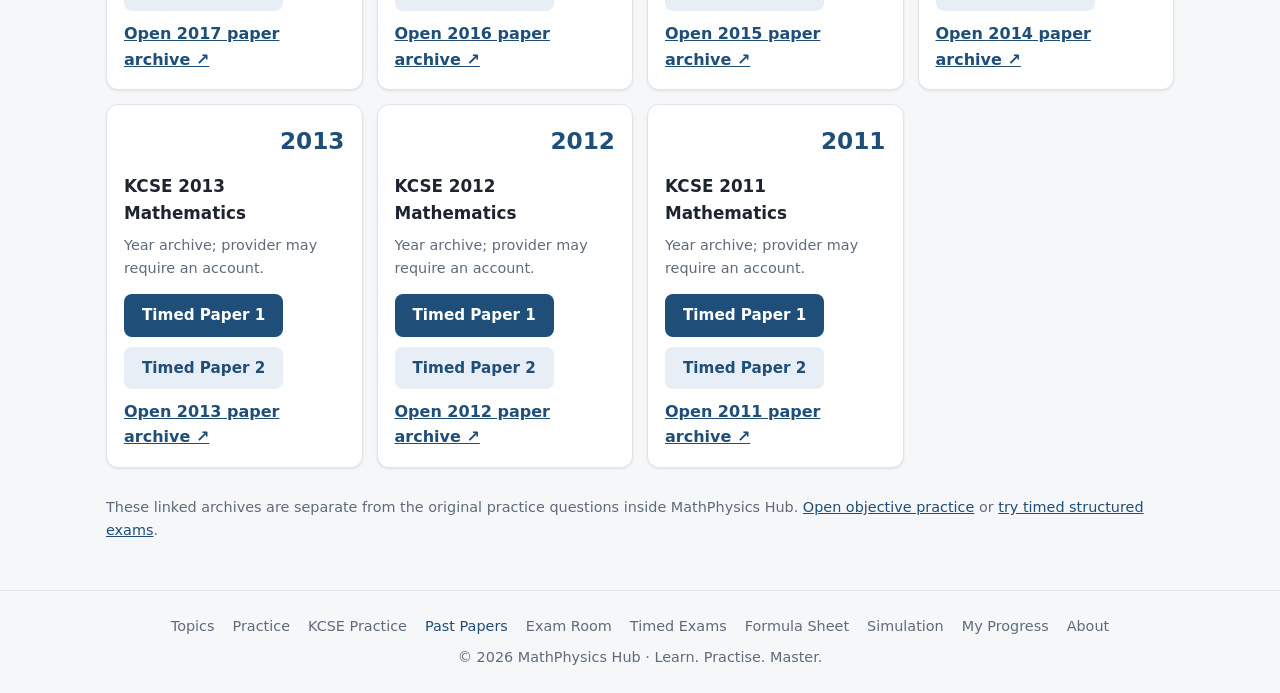
<file: past-papers.html>
<!DOCTYPE html>
<html lang="en"><head>
<meta charset="UTF-8"><meta name="viewport" content="width=device-width, initial-scale=1.0">
<title>KCSE Past Papers by Year — MathPhysics Hub</title>
<meta name="description" content="Year-labelled KCSE Mathematics and Physics past paper archives from 2011 to 2025.">
<link rel="stylesheet" href="css/style.css"><link rel="manifest" href="manifest.webmanifest"><meta name="theme-color" content="#1f4e79"><link rel="icon" href="icons/icon.svg" type="image/svg+xml">
</head>
<body data-page="past-papers"><div id="site-header"></div>
<main class="page wide">
<nav class="breadcrumb"><a href="index.html">Topics</a> › <span>KCSE Past Papers</span></nav>
<h1>KCSE Past Papers by Year</h1>
<p class="lead">Browse Mathematics and Physics past-paper archives from 2011 to 2025. Each year is labelled by the year the KCSE examination was sat.</p>
<div class="exam-notice"><b>Source and access note:</b> Original papers and marking schemes are hosted by external education-resource websites, not copied into this app. Open a year to find Paper 1, Paper 2 and available marking schemes. Physics Paper 3 practical is also listed where the archive has it. Some providers may ask you to sign in. Check the linked source for current availability.</div>
<div class="filters" id="past-paper-subjects"><button class="filter active" data-subject="Mathematics">Mathematics · 15 years</button><button class="filter" data-subject="Physics">Physics · 15 years</button></div>
<div class="past-paper-tools"><label for="past-year">Jump to examination year</label><select id="past-year"><option value="all">All years (2025–2011)</option></select><a class="btn btn-light" id="open-full-archive" href="#" target="_blank" rel="noopener noreferrer">Open full subject archive ↗</a></div>
<div class="past-paper-grid" id="past-paper-grid"></div>
<p class="muted">These linked archives are separate from the original practice questions inside MathPhysics Hub. <a href="kcse.html">Open objective practice</a> or <a href="structured-papers.html">try timed structured exams</a>.</p>
</main><div id="site-footer"></div>
<script src="js/progress.js"></script><script src="js/layout.js"></script><script src="js/past-papers-data.js"></script><script src="js/past-papers.js"></script>
</body></html>
</file>
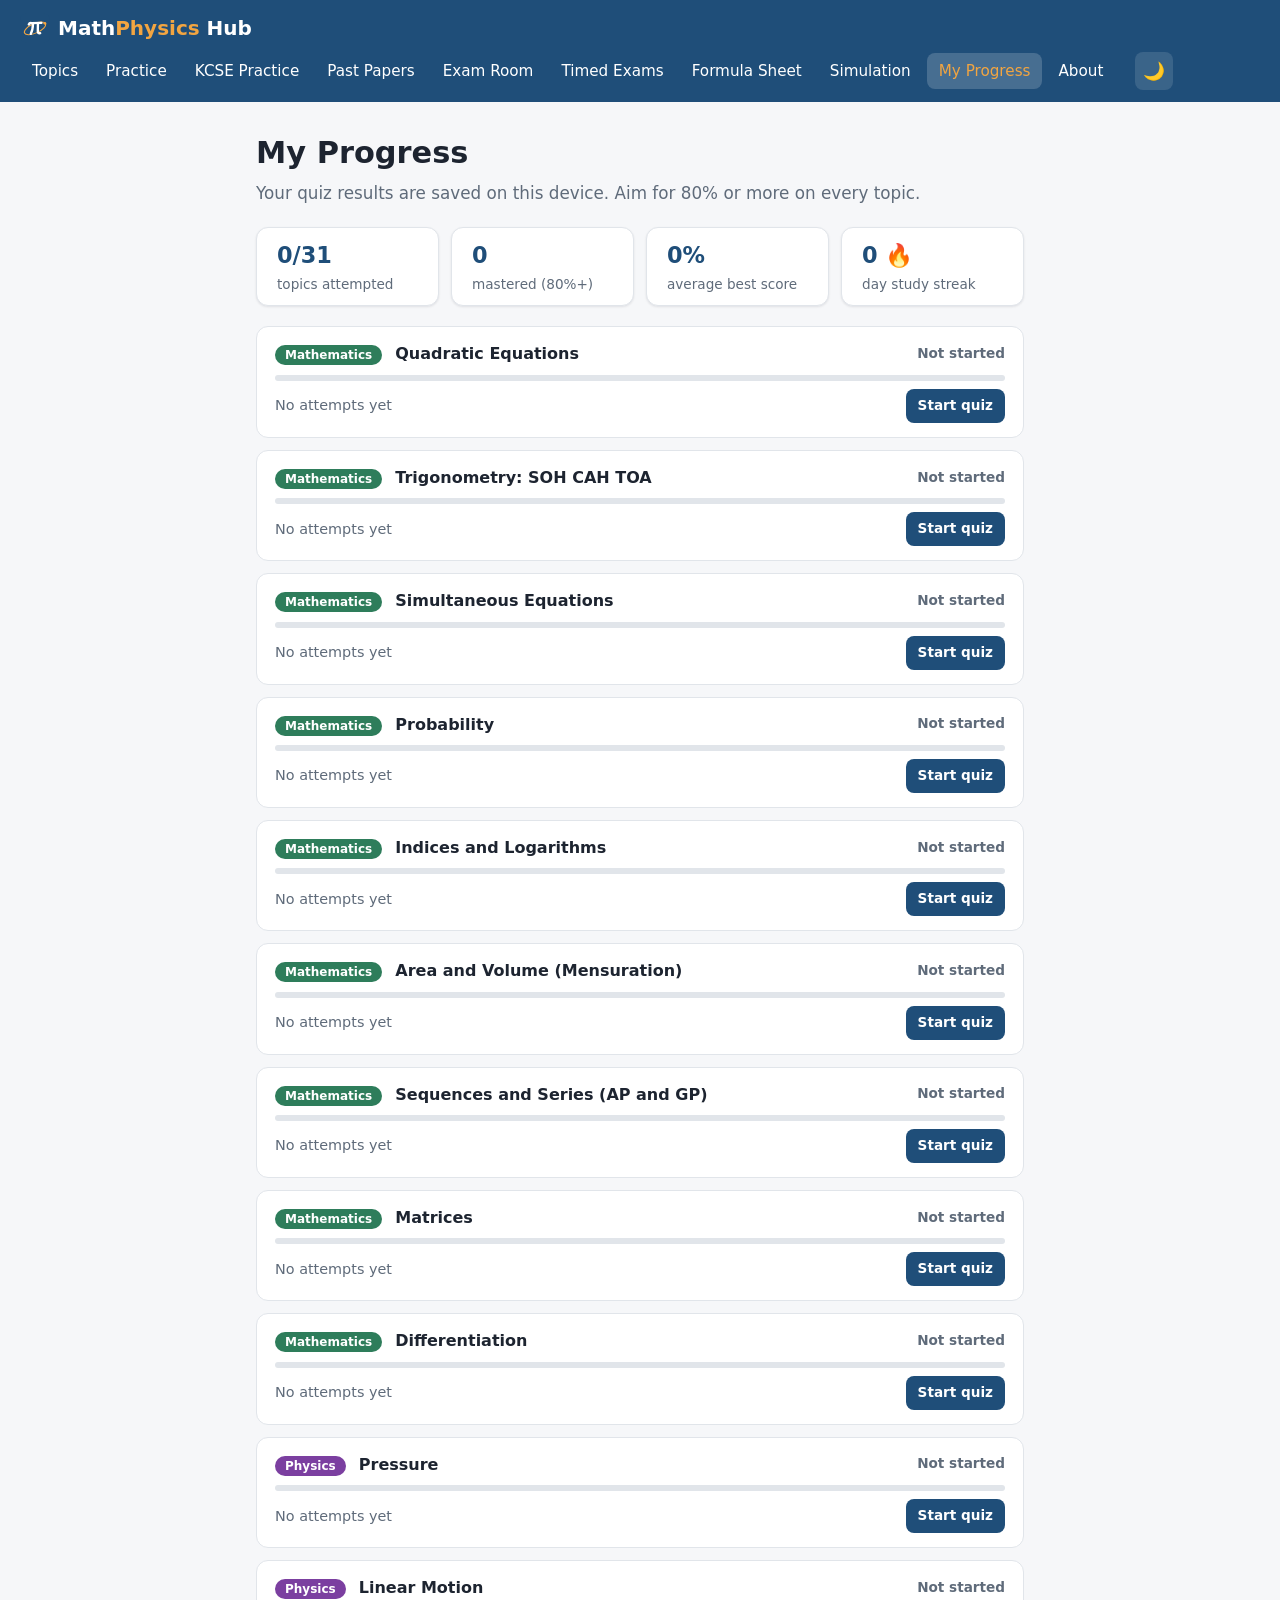
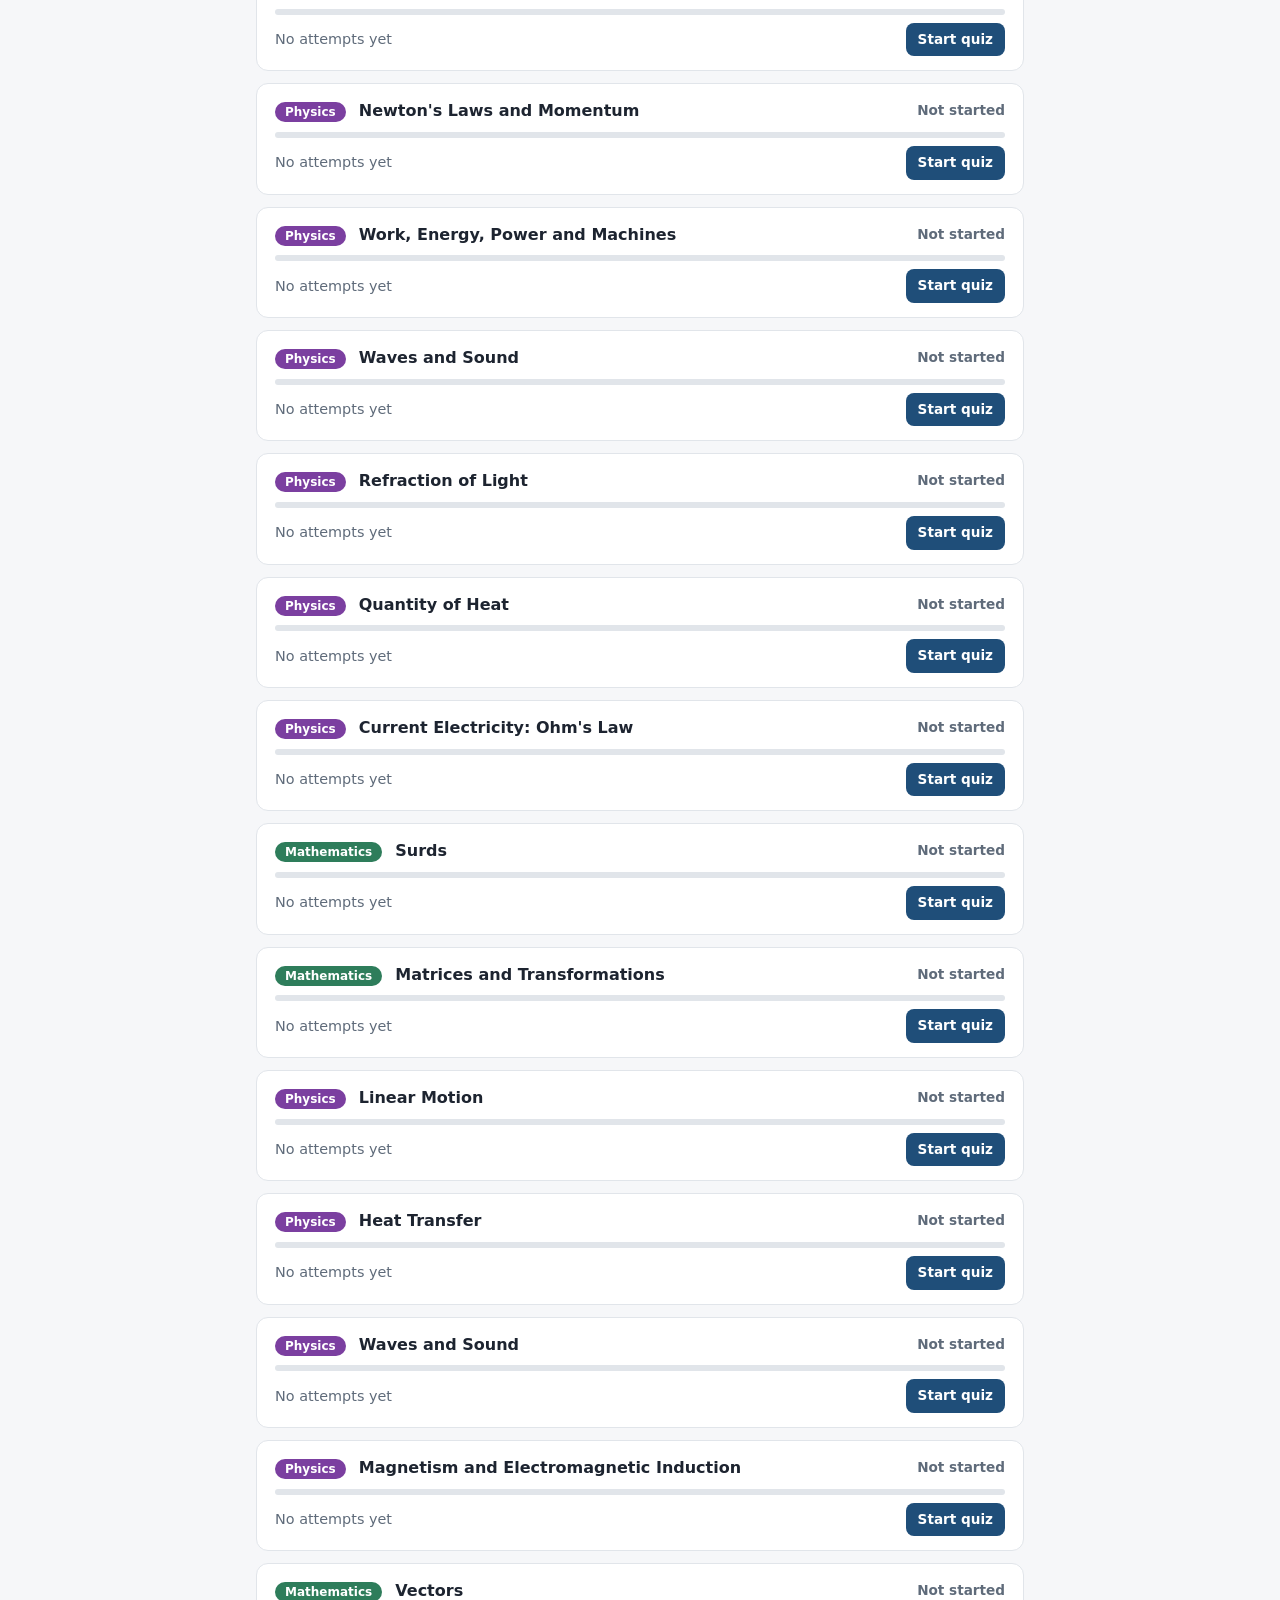
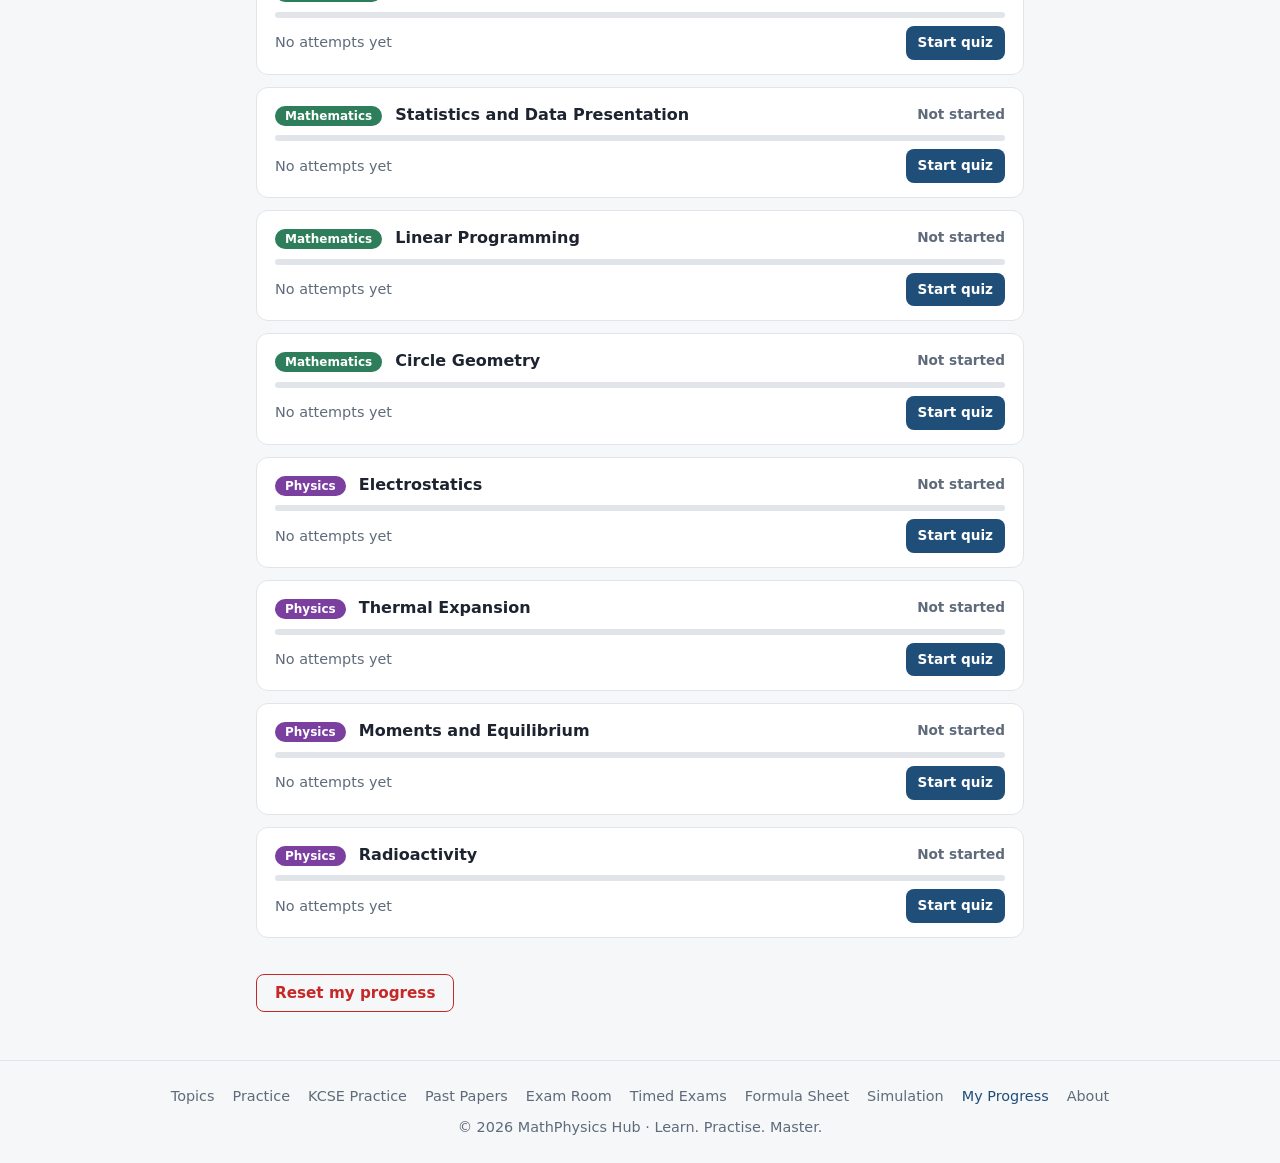
<file: progress.html>
<!DOCTYPE html>
<html lang="en">
<head>
  <meta charset="UTF-8">
  <meta name="viewport" content="width=device-width, initial-scale=1.0">
  <title>My Progress — MathPhysics Hub</title>
  <link rel="stylesheet" href="css/style.css">
  <!-- Install as an app (PWA) -->
  <link rel="manifest" href="manifest.webmanifest">
  <meta name="theme-color" content="#1f4e79">
  <link rel="icon" href="icons/icon.svg" type="image/svg+xml">
  <link rel="icon" href="icons/icon-192.png" type="image/png" sizes="192x192">
  <link rel="apple-touch-icon" href="icons/apple-touch-icon.png">
  <meta name="apple-mobile-web-app-capable" content="yes">
  <meta name="mobile-web-app-capable" content="yes">
  <meta name="apple-mobile-web-app-title" content="MathPhysics">
  <meta name="apple-mobile-web-app-status-bar-style" content="default">
</head>
<body data-page="progress">

  <div id="site-header"></div>

  <main class="page">
    <h1>My Progress</h1>
    <p class="lead">Your quiz results are saved on this device. Aim for 80% or more on every topic.</p>

    <!-- Filled in by js/progress-page.js -->
    <div class="stat-row" id="summary"></div>
    <div id="mixed-summary"></div>
    <div id="progress-list"></div>

    <button class="btn btn-danger" id="reset">Reset my progress</button>
  </main>

  <div id="site-footer"></div>

  <script src="js/data.js"></script>
  <script src="js/extra-topics.js"></script><script src="js/new-topics.js"></script>
  <script src="js/progress.js"></script>
  <script src="js/layout.js"></script>
  <script src="js/progress-page.js"></script>
</body>
</html>
</file>
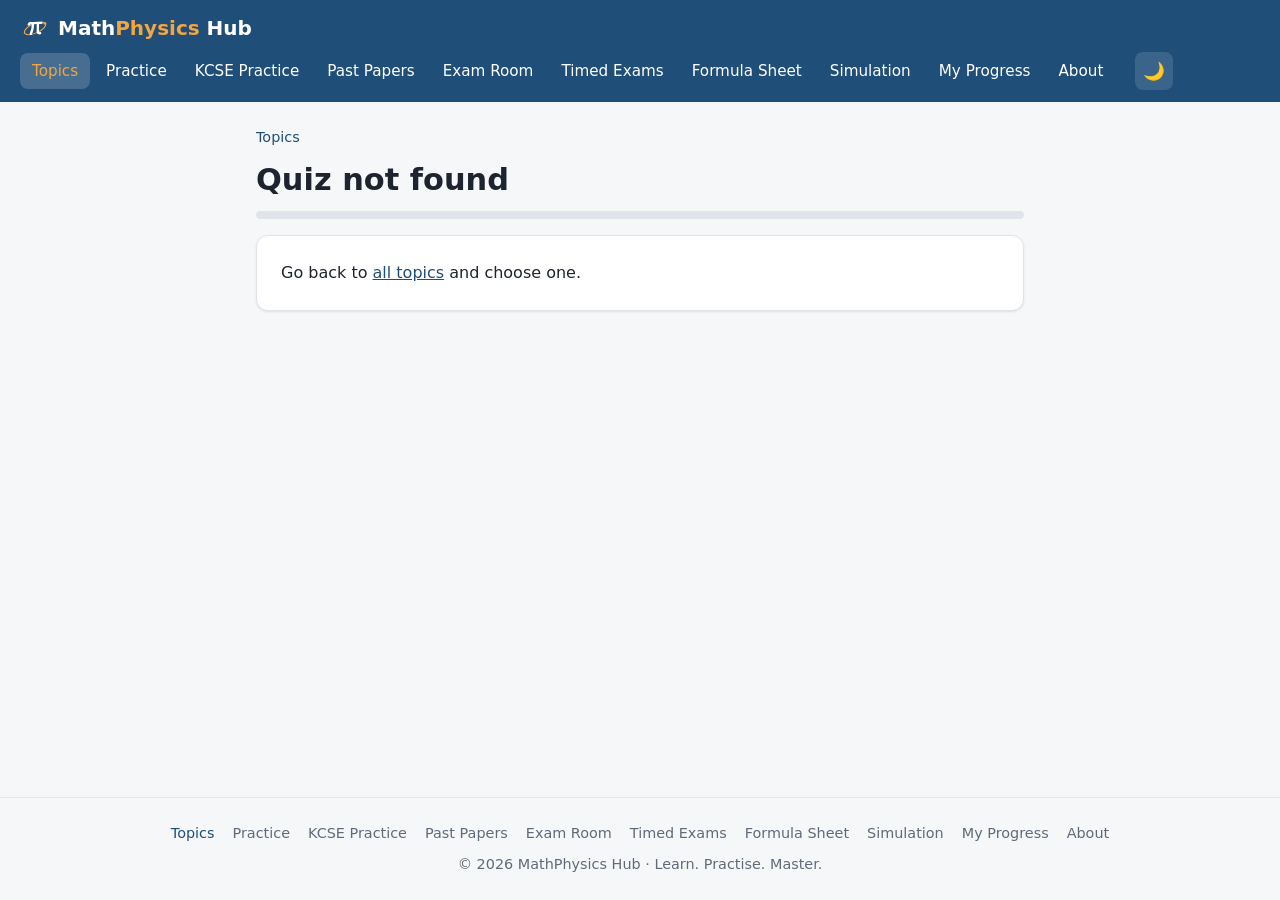
<file: quiz.html>
<!DOCTYPE html>
<html lang="en">
<head>
  <meta charset="UTF-8">
  <meta name="viewport" content="width=device-width, initial-scale=1.0">
  <title>Quiz — MathPhysics Hub</title>
  <link rel="stylesheet" href="css/style.css">
  <!-- Install as an app (PWA) -->
  <link rel="manifest" href="manifest.webmanifest">
  <meta name="theme-color" content="#1f4e79">
  <link rel="icon" href="icons/icon.svg" type="image/svg+xml">
  <link rel="icon" href="icons/icon-192.png" type="image/png" sizes="192x192">
  <link rel="apple-touch-icon" href="icons/apple-touch-icon.png">
  <meta name="apple-mobile-web-app-capable" content="yes">
  <meta name="mobile-web-app-capable" content="yes">
  <meta name="apple-mobile-web-app-title" content="MathPhysics">
  <meta name="apple-mobile-web-app-status-bar-style" content="default">
</head>
<body data-page="quiz">

  <div id="site-header"></div>

  <main class="page">
    <nav class="breadcrumb" id="breadcrumb"><a href="index.html">Topics</a></nav>
    <h1 id="quiz-title">Quiz</h1>

    <!-- Progress bar -->
    <div class="progress"><div class="progress-fill" id="progress-fill"></div></div>
    <p class="progress-text" id="progress-text"></p>

    <!-- The current question is drawn here by js/quiz.js -->
    <div class="quiz-card" id="quiz-card"></div>
  </main>

  <div id="site-footer"></div>

  <script src="js/data.js"></script>
  <script src="js/extra-topics.js"></script><script src="js/new-topics.js"></script>
  <script src="js/progress.js"></script>
  <script src="js/layout.js"></script>
  <script src="js/quiz.js"></script>
</body>
</html>
</file>
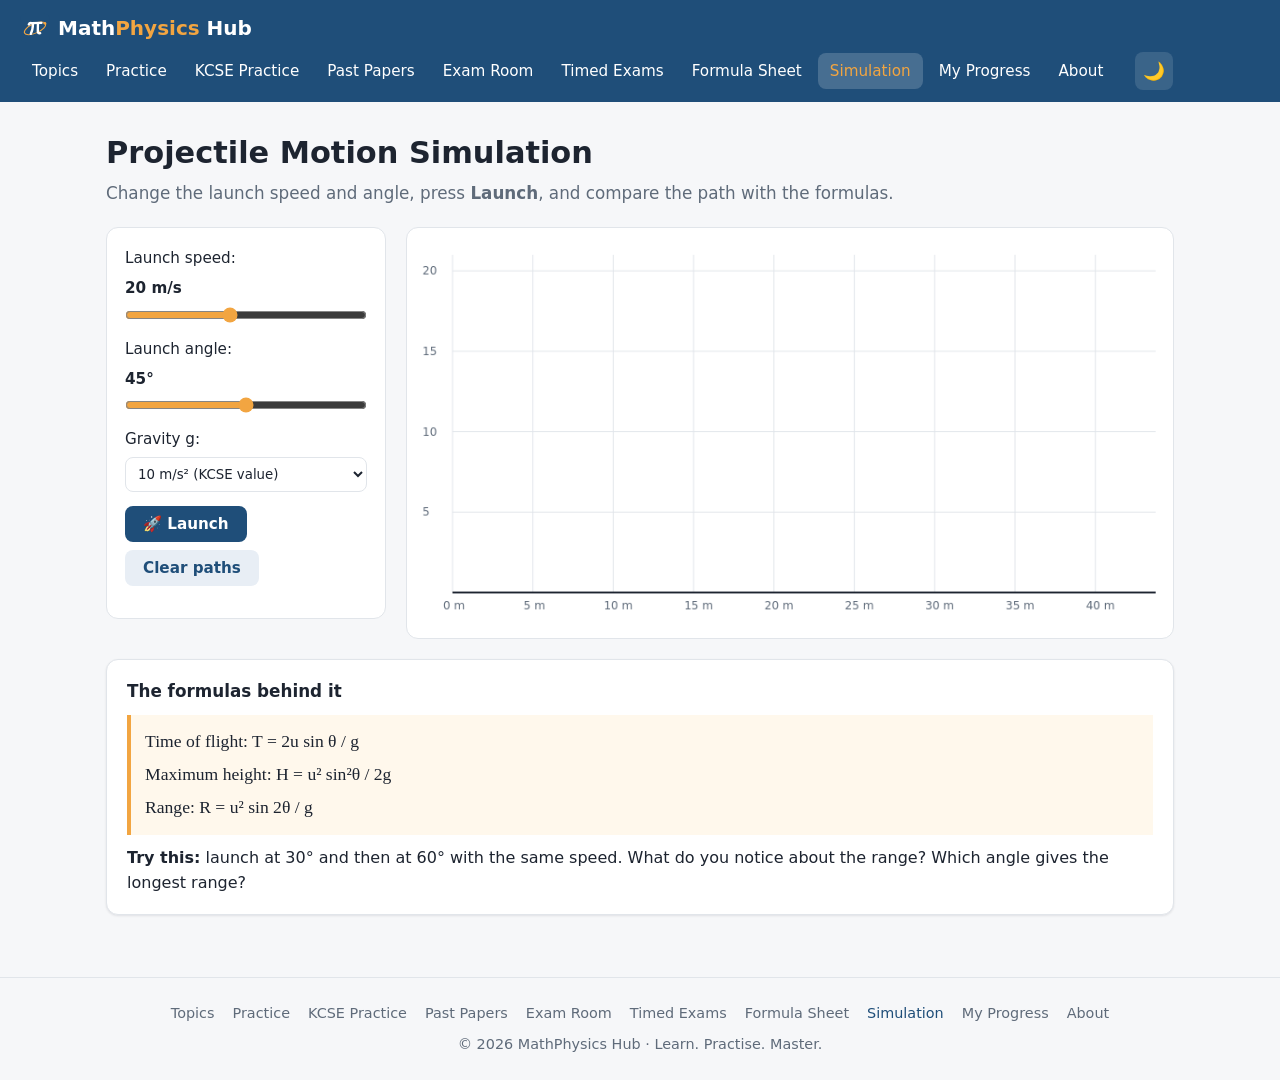
<file: simulation.html>
<!DOCTYPE html>
<html lang="en">
<head>
  <meta charset="UTF-8">
  <meta name="viewport" content="width=device-width, initial-scale=1.0">
  <title>Projectile Simulation — MathPhysics Hub</title>
  <link rel="stylesheet" href="css/style.css">
  <!-- Install as an app (PWA) -->
  <link rel="manifest" href="manifest.webmanifest">
  <meta name="theme-color" content="#1f4e79">
  <link rel="icon" href="icons/icon.svg" type="image/svg+xml">
  <link rel="icon" href="icons/icon-192.png" type="image/png" sizes="192x192">
  <link rel="apple-touch-icon" href="icons/apple-touch-icon.png">
  <meta name="apple-mobile-web-app-capable" content="yes">
  <meta name="mobile-web-app-capable" content="yes">
  <meta name="apple-mobile-web-app-title" content="MathPhysics">
  <meta name="apple-mobile-web-app-status-bar-style" content="default">
</head>
<body data-page="simulation">

  <div id="site-header"></div>

  <main class="page wide">
    <h1>Projectile Motion Simulation</h1>
    <p class="lead">Change the launch speed and angle, press <b>Launch</b>, and compare the path with the formulas.</p>

    <div class="sim-layout">
      <div class="sim-controls">
        <label>Launch speed: <b><span id="speed-value">20</span> m/s</b>
          <input type="range" id="speed" min="5" max="40" value="20">
        </label>
        <label>Launch angle: <b><span id="angle-value">45</span>°</b>
          <input type="range" id="angle" min="5" max="85" value="45">
        </label>
        <label>Gravity g:
          <select id="gravity">
            <option value="10">10 m/s² (KCSE value)</option>
            <option value="9.8">9.8 m/s²</option>
            <option value="1.6">1.6 m/s² (Moon)</option>
          </select>
        </label>
        <div class="card-actions">
          <button class="btn" id="launch">🚀 Launch</button>
          <button class="btn btn-light" id="clear">Clear paths</button>
        </div>

        <div class="sim-results" id="results"></div>
      </div>

      <div class="sim-canvas-wrap">
        <canvas id="canvas" width="800" height="420" aria-label="Projectile path drawing"></canvas>
      </div>
    </div>

    <div class="note">
      <h3>The formulas behind it</h3>
      <div class="formula">
        Time of flight: T = 2u sin θ / g<br>
        Maximum height: H = u² sin²θ / 2g<br>
        Range: R = u² sin 2θ / g
      </div>
      <b>Try this:</b> launch at 30° and then at 60° with the same speed. What do you notice about the range? Which angle gives the longest range?
    </div>
  </main>

  <div id="site-footer"></div>

  <script src="js/data.js"></script>
  <script src="js/progress.js"></script>
  <script src="js/layout.js"></script>
  <script src="js/simulation.js"></script>
</body>
</html>
</file>
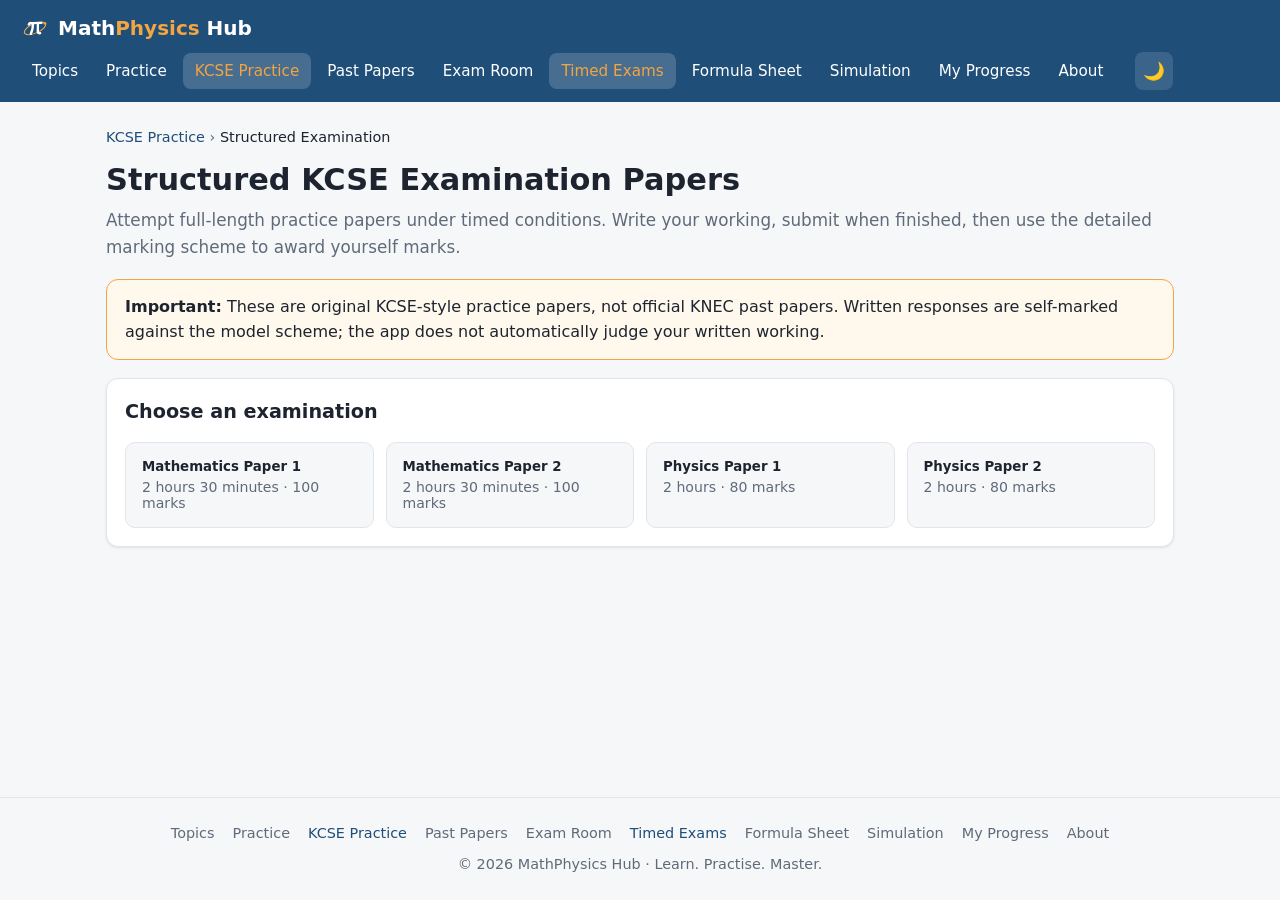
<file: structured-papers.html>
<!DOCTYPE html>
<html lang="en">
<head>
<meta charset="UTF-8"><meta name="viewport" content="width=device-width, initial-scale=1.0">
<title>Structured KCSE Examination Papers — MathPhysics Hub</title>
<link rel="stylesheet" href="css/style.css"><link rel="manifest" href="manifest.webmanifest">
<meta name="theme-color" content="#1f4e79"><link rel="icon" href="icons/icon.svg" type="image/svg+xml">
</head>
<body data-page="kcse">
<div id="site-header"></div>
<main class="page wide">
<nav class="breadcrumb"><a href="kcse.html">KCSE Practice</a> › <span>Structured Examination</span></nav>
<h1>Structured KCSE Examination Papers</h1>
<p class="lead">Attempt full-length practice papers under timed conditions. Write your working, submit when finished, then use the detailed marking scheme to award yourself marks.</p>
<div class="exam-notice"><b>Important:</b> These are original KCSE-style practice papers, not official KNEC past papers. Written responses are self-marked against the model scheme; the app does not automatically judge your written working.</div>
<section class="exam-picker" id="exam-picker">
<h2>Choose an examination</h2>
<div class="exam-grid">
<button class="exam-choice" data-paper="math-p1"><b>Mathematics Paper 1</b><span>2 hours 30 minutes · 100 marks</span></button>
<button class="exam-choice" data-paper="math-p2"><b>Mathematics Paper 2</b><span>2 hours 30 minutes · 100 marks</span></button>
<button class="exam-choice" data-paper="physics-p1"><b>Physics Paper 1</b><span>2 hours · 80 marks</span></button>
<button class="exam-choice" data-paper="physics-p2"><b>Physics Paper 2</b><span>2 hours · 80 marks</span></button>
</div>
</section>
<section id="exam-workspace" hidden>
<div class="exam-toolbar">
<div><span class="exam-subject" id="exam-name"></span><p id="exam-meta" class="muted"></p></div>
<div class="exam-clock" id="exam-clock" role="timer" aria-live="off">02:30:00</div>
</div>
<div class="exam-instructions"><b>Instructions</b><ul id="exam-instructions"></ul></div>
<div id="exam-questions"></div>
<div class="exam-actions"><button class="btn" id="submit-exam">Submit examination</button><button class="btn btn-light" id="back-papers">Choose another paper</button></div>
</section>
<section id="exam-results" hidden></section>
</main>
<div id="site-footer"></div>
<script src="js/progress.js"></script><script src="js/layout.js"></script>
<script src="js/structured-papers.js"></script><script src="js/structured-exam.js"></script>
</body></html>
</file>
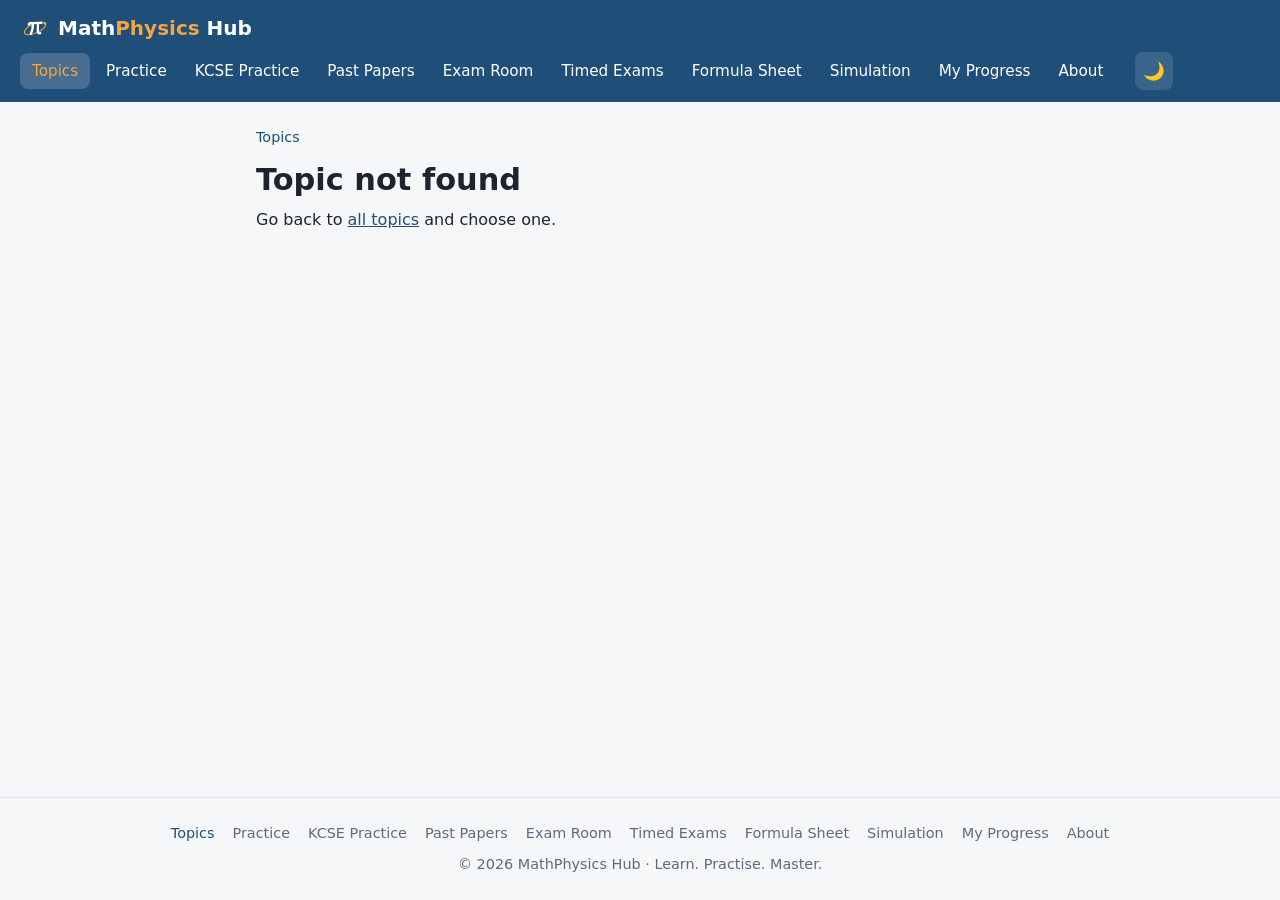
<file: topic.html>
<!DOCTYPE html>
<html lang="en">
<head>
  <meta charset="UTF-8">
  <meta name="viewport" content="width=device-width, initial-scale=1.0">
  <title>Topic — MathPhysics Hub</title>
  <link rel="stylesheet" href="css/style.css">
  <!-- Install as an app (PWA) -->
  <link rel="manifest" href="manifest.webmanifest">
  <meta name="theme-color" content="#1f4e79">
  <link rel="icon" href="icons/icon.svg" type="image/svg+xml">
  <link rel="icon" href="icons/icon-192.png" type="image/png" sizes="192x192">
  <link rel="apple-touch-icon" href="icons/apple-touch-icon.png">
  <meta name="apple-mobile-web-app-capable" content="yes">
  <meta name="mobile-web-app-capable" content="yes">
  <meta name="apple-mobile-web-app-title" content="MathPhysics">
  <meta name="apple-mobile-web-app-status-bar-style" content="default">
</head>
<body data-page="topic">

  <div id="site-header"></div>

  <main class="page">
    <nav class="breadcrumb" id="breadcrumb"><a href="index.html">Topics</a></nav>

    <!-- Everything below is filled in by js/topic.js -->
    <div id="topic-header"></div>

    <div class="key-formulas" id="key-formulas"></div>

    <section id="notes-section">
      <h2 class="section-title">Notes</h2>
      <div id="notes"></div>
    </section>

    <section id="examples-section">
      <h2 class="section-title">Worked examples</h2>
      <div id="examples"></div>
    </section>

    <div class="cta" id="cta"></div>

    <!-- Previous / next topic -->
    <nav class="pager" id="pager"></nav>
  </main>

  <div id="site-footer"></div>

  <script src="js/data.js"></script>
  <script src="js/extra-topics.js"></script><script src="js/new-topics.js"></script>
  <script src="js/progress.js"></script>
  <script src="js/layout.js"></script>
  <script src="js/topic.js"></script>
</body>
</html>
</file>
<file: css/style.css>
/* =========================================================
   style.css — one stylesheet for the whole site.
   Change the colours in :root to restyle everything.
   Dark mode colours are in [data-theme="dark"].
   ========================================================= */

:root {
  --primary: #1f4e79;      /* main blue */
  --primary-dark: #163a5a;
  --primary-soft: #e8eef5;
  --accent: #f2a541;       /* orange highlight */
  --accent-soft: #fff8ec;
  --maths: #2e7d5b;        /* green tag */
  --physics: #7b3fa0;      /* purple tag */
  --bg: #f6f7f9;
  --card: #ffffff;
  --text: #1d2430;
  --muted: #5f6b7a;
  --border: #e1e5ea;
  --good: #2e7d32;
  --good-soft: #e8f5e9;
  --bad: #c62828;
  --bad-soft: #fdecea;
  --mid: #b26a00;
  --header: #1f4e79;
  --radius: 12px;
  --shadow: 0 1px 3px rgba(16, 24, 40, 0.06), 0 1px 2px rgba(16, 24, 40, 0.04);
}

[data-theme="dark"] {
  --primary: #7fb3e6;
  --primary-dark: #a5cbf0;
  --primary-soft: #1d2b3a;
  --accent: #f2b45c;
  --accent-soft: #2a2416;
  --maths: #3f9b74;
  --physics: #9a62bf;
  --bg: #11161d;
  --card: #1a212b;
  --text: #e6eaf0;
  --muted: #9aa6b5;
  --border: #2c3542;
  --good: #66bb6a;
  --good-soft: #1b2e1e;
  --bad: #ef6b6b;
  --bad-soft: #3a1f1f;
  --mid: #f2b45c;
  --header: #0d1a28;
  --shadow: none;
}

* { box-sizing: border-box; margin: 0; padding: 0; }

body {
  font-family: system-ui, -apple-system, "Segoe UI", Roboto, sans-serif;
  background: var(--bg);
  color: var(--text);
  line-height: 1.6;
  display: flex;
  flex-direction: column;
  min-height: 100vh;
}

main { flex: 1; width: 100%; max-width: 1100px; margin: 0 auto; padding: 24px 16px 48px; }
.page { max-width: 800px; }
.page.wide { max-width: 1100px; }

a { color: var(--primary); }
h1 { font-size: 1.9rem; line-height: 1.25; margin: 8px 0; }
h2 { font-size: 1.2rem; }
h3 { font-size: 1.05rem; margin-bottom: 6px; }
ul, ol { padding-left: 22px; margin: 6px 0; }
button, input, select { font-family: inherit; }

/* ---------- Header ---------- */
.site-header {
  background: var(--header);
  color: #fff;
  padding: 12px 20px;
  display: flex;
  align-items: center;
  flex-wrap: wrap;
  gap: 8px 20px;
  position: sticky;
  top: 0;
  z-index: 10;
}
.logo { color: #fff; font-weight: 700; font-size: 1.25rem; text-decoration: none; margin-right: auto; }
.logo em { color: #f2a541; font-style: normal; }
.nav-install { display: none; }
.header-buttons { order: 2; display: flex; gap: 6px; }
#main-nav { order: 1; display: flex; gap: 4px; flex-wrap: wrap; }
#main-nav a {
  color: #fff;
  text-decoration: none;
  font-weight: 500;
  padding: 6px 12px;
  border-radius: 8px;
  font-size: 0.95rem;
}
#main-nav a:hover { background: rgba(255, 255, 255, 0.12); }
#main-nav a.active { background: rgba(255, 255, 255, 0.18); color: #f2a541; }

.icon-btn {
  background: rgba(255, 255, 255, 0.12);
  border: none;
  color: #fff;
  width: 38px;
  height: 38px;
  border-radius: 8px;
  font-size: 1.1rem;
  cursor: pointer;
}
.icon-btn:hover { background: rgba(255, 255, 255, 0.22); }
.menu-btn { display: none; }

/* ---------- Footer ---------- */
.site-footer { text-align: center; padding: 24px 16px; color: var(--muted); font-size: 0.9rem; border-top: 1px solid var(--border); }
.footer-nav { display: flex; justify-content: center; flex-wrap: wrap; gap: 6px 18px; margin-bottom: 8px; }
.footer-nav a { color: var(--muted); text-decoration: none; }
.footer-nav a:hover, .footer-nav a.active { color: var(--primary); }

/* ---------- Home page ---------- */
.hero { text-align: center; padding: 28px 0 16px; }
.hero h1 { font-size: 2.2rem; color: var(--primary); }
.hero p { color: var(--muted); max-width: 560px; margin: 0 auto; font-size: 1.05rem; }
.hero-stats { display: flex; justify-content: center; gap: 12px; margin-top: 20px; flex-wrap: wrap; }
.hero-stats div, .stat {
  background: var(--card);
  border: 1px solid var(--border);
  border-radius: var(--radius);
  padding: 10px 20px;
  min-width: 120px;
  display: flex;
  flex-direction: column;
  box-shadow: var(--shadow);
}
.hero-stats b, .stat b { font-size: 1.4rem; color: var(--primary); }
.hero-stats span, .stat span { font-size: 0.85rem; color: var(--muted); }

.toolbar { display: flex; flex-direction: column; align-items: center; gap: 12px; margin: 20px 0 24px; }
.search {
  width: 100%;
  max-width: 460px;
  padding: 11px 16px;
  border: 1px solid var(--border);
  border-radius: 999px;
  background: var(--card);
  color: var(--text);
  font-size: 1rem;
}
.search:focus { outline: 2px solid var(--primary); outline-offset: 1px; }

.filters { display: flex; justify-content: center; gap: 8px; flex-wrap: wrap; }
.filter {
  border: 1px solid var(--border);
  background: var(--card);
  color: var(--text);
  padding: 8px 18px;
  border-radius: 999px;
  cursor: pointer;
  font-size: 0.95rem;
}
.filter.active { background: var(--primary); color: var(--card); border-color: var(--primary); }

.topic-grid { display: grid; grid-template-columns: repeat(auto-fill, minmax(290px, 1fr)); gap: 20px; }
.empty { text-align: center; color: var(--muted); padding: 24px; }

.topic-card {
  background: var(--card);
  border: 1px solid var(--border);
  border-radius: var(--radius);
  padding: 20px;
  display: flex;
  flex-direction: column;
  gap: 10px;
  box-shadow: var(--shadow);
  transition: transform 0.15s, box-shadow 0.15s;
}
.topic-card:hover { transform: translateY(-2px); box-shadow: 0 6px 16px rgba(16, 24, 40, 0.08); }
.topic-card h2 a { color: var(--text); text-decoration: none; }
.topic-card h2 a:hover { color: var(--primary); }
.topic-card p { color: var(--muted); flex: 1; }
.card-top, .card-bottom { display: flex; justify-content: space-between; align-items: center; gap: 8px; flex-wrap: wrap; }
.card-actions { display: flex; gap: 8px; flex-wrap: wrap; }
.card-actions.center { justify-content: center; margin-top: 16px; }

.mini-bar { height: 6px; background: var(--border); border-radius: 999px; overflow: hidden; }
.mini-bar div { height: 100%; background: var(--good); border-radius: 999px; }

.feature-row { display: grid; grid-template-columns: repeat(auto-fit, minmax(240px, 1fr)); gap: 16px; margin-top: 40px; }
.feature {
  background: var(--primary-soft);
  border-radius: var(--radius);
  padding: 18px 20px;
  text-decoration: none;
  color: var(--text);
  display: flex;
  flex-direction: column;
  gap: 4px;
}
.feature:hover { outline: 2px solid var(--primary); }
.feature-icon { font-size: 1.6rem; }
.feature span:last-child { color: var(--muted); font-size: 0.92rem; }

.tag { font-size: 0.75rem; font-weight: 600; color: #fff; padding: 3px 10px; border-radius: 999px; }
.tag.maths { background: var(--maths); }
.tag.physics { background: var(--physics); }
.level { font-size: 0.85rem; color: var(--muted); margin-left: 6px; }

.score-badge { font-size: 0.85rem; font-weight: 600; color: var(--good); }
.score-badge.none { color: var(--muted); font-weight: 400; }

/* ---------- Buttons ---------- */
.btn {
  display: inline-block;
  background: var(--primary);
  color: var(--card);
  border: none;
  padding: 9px 18px;
  border-radius: 8px;
  font-size: 0.95rem;
  font-weight: 600;
  text-decoration: none;
  cursor: pointer;
}
.btn:hover { background: var(--primary-dark); }
.btn-light { background: var(--primary-soft); color: var(--primary); }
.btn-light:hover { background: var(--border); }
.btn-small { padding: 6px 12px; font-size: 0.85rem; }
.btn-danger { background: transparent; color: var(--bad); border: 1px solid var(--bad); margin-top: 24px; }
.btn-danger:hover { background: var(--bad-soft); }

/* ---------- Topic page ---------- */
.breadcrumb { font-size: 0.9rem; color: var(--muted); margin-bottom: 12px; }
.breadcrumb a { text-decoration: none; }
.breadcrumb span { color: var(--text); }
.lead { color: var(--muted); font-size: 1.05rem; margin-bottom: 8px; }
.section-title { margin: 32px 0 12px; color: var(--primary); border-bottom: 2px solid var(--accent); padding-bottom: 4px; display: inline-block; }
.maths-title { color: var(--maths); }
.physics-title { color: var(--physics); }

.key-formulas:not(:empty) {
  background: var(--accent-soft);
  border: 1px solid var(--accent);
  border-radius: var(--radius);
  padding: 16px 20px;
  margin-top: 18px;
}
.key-formulas h2 { font-size: 1rem; margin-bottom: 4px; }
.key-formulas li, .formula-block li { font-family: "Cambria Math", Georgia, serif; font-size: 1.05rem; }

.note, .example {
  background: var(--card);
  border: 1px solid var(--border);
  border-radius: var(--radius);
  padding: 18px 20px;
  margin-bottom: 14px;
  box-shadow: var(--shadow);
}
.formula {
  background: var(--accent-soft);
  border-left: 4px solid var(--accent);
  padding: 10px 14px;
  margin: 10px 0;
  font-family: "Cambria Math", Georgia, serif;
  font-size: 1.1rem;
  line-height: 1.9;
}
.example-q { font-size: 1.05rem; }
.hint { color: var(--muted); font-size: 0.9rem; margin: 4px 0 10px; }
.solution { margin-top: 12px; padding-top: 12px; border-top: 1px dashed var(--border); }
.solution li { margin-bottom: 4px; }
.answer { font-weight: 700; color: var(--good); margin-top: 8px; }

.cta { text-align: center; background: var(--primary-soft); border-radius: var(--radius); padding: 24px; margin-top: 32px; }
.cta:empty { display: none; }
.cta p { margin-bottom: 10px; font-weight: 600; }

.pager { display: flex; justify-content: space-between; gap: 12px; margin-top: 24px; }
.pager-link {
  flex: 1;
  max-width: 48%;
  border: 1px solid var(--border);
  background: var(--card);
  border-radius: var(--radius);
  padding: 12px 16px;
  text-decoration: none;
  color: var(--text);
  font-weight: 600;
  display: flex;
  flex-direction: column;
}
.pager-link span { color: var(--muted); font-size: 0.85rem; font-weight: 400; }
.pager-link.next { text-align: right; margin-left: auto; }
.pager-link:hover { border-color: var(--primary); }

/* ---------- Quiz page ---------- */
.progress { background: var(--border); height: 8px; border-radius: 999px; overflow: hidden; margin-top: 12px; }
.progress-fill { background: var(--accent); height: 100%; width: 0; transition: width 0.3s; }
.progress-text { color: var(--muted); font-size: 0.9rem; margin: 6px 0 16px; }

.quiz-card { background: var(--card); border: 1px solid var(--border); border-radius: var(--radius); padding: 24px; box-shadow: var(--shadow); }
.question { font-size: 1.15rem; font-weight: 600; margin-bottom: 16px; }
.options { display: grid; gap: 10px; }
.option {
  text-align: left;
  padding: 12px 16px;
  border: 2px solid var(--border);
  background: var(--card);
  color: var(--text);
  border-radius: 10px;
  font-size: 1rem;
  cursor: pointer;
  display: flex;
  align-items: center;
  gap: 12px;
}
.option .key {
  flex-shrink: 0;
  width: 26px;
  height: 26px;
  border-radius: 6px;
  background: var(--primary-soft);
  color: var(--primary);
  font-size: 0.85rem;
  font-weight: 700;
  display: grid;
  place-items: center;
}
.option:hover:not(:disabled) { border-color: var(--primary); }
.option:disabled { cursor: default; color: var(--text); }
.option.correct { border-color: var(--good); background: var(--good-soft); }
.option.wrong { border-color: var(--bad); background: var(--bad-soft); }

.feedback { margin-top: 16px; }
.feedback p { margin-bottom: 10px; }
.good { color: var(--good); font-weight: 700; }
.bad { color: var(--bad); font-weight: 700; }

.results { text-align: center; padding: 12px 0; }
.big-score { font-size: 3rem; font-weight: 800; color: var(--primary); }
.percent { font-size: 1.3rem; color: var(--accent); font-weight: 700; margin-bottom: 8px; }

.review { list-style: none; padding: 0; }
.review li { border-left: 4px solid var(--border); padding: 8px 14px; margin-bottom: 10px; background: var(--bg); border-radius: 0 8px 8px 0; }
.review li.good-item { border-color: var(--good); }
.review li.bad-item { border-color: var(--bad); }

/* ---------- Progress page ---------- */
.stat-row { display: flex; gap: 12px; flex-wrap: wrap; margin: 20px 0; }
.stat { flex: 1; }
.progress-item {
  background: var(--card);
  border: 1px solid var(--border);
  border-radius: var(--radius);
  padding: 14px 18px;
  margin-bottom: 12px;
  display: flex;
  flex-direction: column;
  gap: 8px;
}
.progress-item-top, .progress-item-bottom { display: flex; justify-content: space-between; align-items: center; gap: 8px; flex-wrap: wrap; }
.progress-item-bottom span { color: var(--muted); font-size: 0.9rem; }
.progress-title { font-weight: 600; margin-left: 8px; text-decoration: none; color: var(--text); }
.progress-title:hover { color: var(--primary); }
.status { font-size: 0.85rem; font-weight: 600; }
.status.good { color: var(--good); }
.status.mid { color: var(--mid); }
.status.none { color: var(--muted); }

/* ---------- Formula sheet ---------- */
.title-row { display: flex; justify-content: space-between; align-items: flex-start; gap: 12px; flex-wrap: wrap; }
.formula-grid { display: grid; grid-template-columns: repeat(auto-fill, minmax(320px, 1fr)); gap: 14px; }
.formula-block { background: var(--card); border: 1px solid var(--border); border-radius: var(--radius); padding: 16px 20px; }
.formula-block h3 a { color: var(--text); text-decoration: none; }
.formula-block li { margin: 4px 0; }

/* ---------- Simulation ---------- */
.sim-layout { display: grid; grid-template-columns: 280px 1fr; gap: 20px; margin: 20px 0; align-items: start; }
.sim-controls {
  background: var(--card);
  border: 1px solid var(--border);
  border-radius: var(--radius);
  padding: 18px;
  display: flex;
  flex-direction: column;
  gap: 14px;
}
.sim-controls label { display: flex; flex-direction: column; gap: 6px; font-size: 0.95rem; }
.sim-controls input[type="range"] { width: 100%; accent-color: var(--accent); }
.sim-controls select { padding: 8px; border-radius: 8px; border: 1px solid var(--border); background: var(--card); color: var(--text); }
.sim-results:not(:empty) { border-top: 1px dashed var(--border); padding-top: 12px; }
.sim-canvas-wrap { background: var(--card); border: 1px solid var(--border); border-radius: var(--radius); padding: 8px; }
#canvas { width: 100%; height: auto; display: block; }

/* ---------- Install as an app ---------- */
.logo { display: inline-flex; align-items: center; gap: 8px; }
.logo img { border-radius: 7px; }
.install-btn {
  background: #f2a541;
  color: #1d2430;
  border: none;
  border-radius: 8px;
  padding: 0 12px;
  height: 38px;
  font-weight: 700;
  font-size: 0.9rem;
  cursor: pointer;
}
.install-btn:hover { background: #f7bb68; }
[hidden] { display: none !important; }

.install-banner {
  display: flex;
  align-items: center;
  gap: 14px;
  background: var(--accent-soft);
  border: 1px solid var(--accent);
  border-radius: var(--radius);
  padding: 14px 18px;
  margin: 8px 0 20px;
}
.install-banner img { border-radius: 12px; flex-shrink: 0; }
.install-banner div:nth-child(2) { flex: 1; display: flex; flex-direction: column; }
.install-banner div:nth-child(2) span { color: var(--muted); font-size: 0.92rem; }
.install-banner-actions { display: flex; align-items: center; gap: 8px; }
.install-dismiss { background: none; border: none; color: var(--muted); cursor: pointer; font-size: 0.9rem; padding: 8px; }

/* ---------- Today panel (home) ---------- */
.today { display: grid; grid-template-columns: 1.2fr 1fr 1fr; gap: 14px; margin: 8px 0 4px; }
.today-card {
  background: var(--card);
  border: 1px solid var(--border);
  border-radius: var(--radius);
  padding: 16px 18px;
  box-shadow: var(--shadow);
  display: flex;
  flex-direction: column;
  gap: 6px;
  color: var(--text);
  text-decoration: none;
  align-items: flex-start;
}
a.today-card:hover { outline: 2px solid var(--primary); }
.today-card b { font-size: 1.1rem; }
.today-card > span:last-child:not(.tag) { color: var(--muted); font-size: 0.9rem; }
.today-label { font-size: 0.78rem; text-transform: uppercase; letter-spacing: 0.06em; color: var(--muted); font-weight: 600; }
.today-card.practice { background: var(--primary-soft); border-color: transparent; }
.streak-top { display: flex; align-items: center; gap: 12px; }
.streak-top div { display: flex; flex-direction: column; }
.streak-top span:not(.flame) { color: var(--muted); font-size: 0.88rem; }
.flame { font-size: 2rem; line-height: 1; }
.week { display: flex; gap: 6px; margin-top: 6px; }
.day {
  width: 28px;
  height: 28px;
  border-radius: 50%;
  display: grid;
  place-items: center;
  font-size: 0.75rem;
  font-weight: 600;
  background: var(--bg);
  color: var(--muted);
  border: 1px solid var(--border);
}
.day.on { background: var(--accent); color: #1d2430; border-color: var(--accent); }
.day.today { outline: 2px solid var(--primary); outline-offset: 1px; }

/* ---------- Mixed practice & sharing ---------- */
.from-tag { display: inline-block; margin-bottom: 10px; }
.revise { background: var(--bad-soft); border-radius: 10px; padding: 10px 14px; margin: 14px auto 0; max-width: 520px; }
.revise.good-box { background: var(--good-soft); }
.subject-switch { display: inline-flex; gap: 4px; margin-left: 10px; vertical-align: middle; }
.subject-switch a { padding: 2px 10px; border-radius: 999px; border: 1px solid var(--border); font-size: 0.82rem; color: var(--muted); }
.subject-switch a.on { background: var(--primary); border-color: var(--primary); color: var(--card); }
.share-btn {
  margin-top: 14px;
  background: none;
  border: 1px dashed var(--border);
  color: var(--primary);
  border-radius: 999px;
  padding: 8px 18px;
  font-size: 0.95rem;
  cursor: pointer;
}
.share-btn:hover { border-color: var(--primary); }
.muted { color: var(--muted); font-size: 0.9rem; }

/* ---------- Toast & modal ---------- */
.toast {
  position: fixed;
  left: 50%;
  bottom: calc(20px + env(safe-area-inset-bottom));
  transform: translateX(-50%);
  background: #1d2430;
  color: #fff;
  padding: 12px 16px;
  border-radius: 10px;
  display: flex;
  align-items: center;
  gap: 14px;
  box-shadow: 0 8px 24px rgba(0, 0, 0, 0.25);
  z-index: 50;
  width: max-content;
  max-width: calc(100% - 32px);
  font-size: 0.95rem;
}
.toast-action { background: #f2a541; color: #1d2430; border: none; border-radius: 6px; padding: 6px 12px; font-weight: 700; cursor: pointer; }
.modal { position: fixed; inset: 0; background: rgba(0, 0, 0, 0.5); display: grid; place-items: center; padding: 16px; z-index: 60; }
.modal-box { background: var(--card); color: var(--text); border-radius: var(--radius); padding: 22px; max-width: 420px; width: 100%; }
.modal-box h2 { margin-bottom: 10px; color: var(--primary); }
.modal-box li { margin-bottom: 8px; }
.modal-box .btn { margin-top: 10px; width: 100%; }
.share-icon { display: inline-block; border: 1px solid var(--border); border-radius: 4px; padding: 0 5px; }

/* When opened as an installed app: respect the phone's notch / home bar */
@media (display-mode: standalone) {
  .site-header { padding-top: calc(12px + env(safe-area-inset-top)); }
  .site-footer { padding-bottom: calc(24px + env(safe-area-inset-bottom)); }
}

/* ---------- Small screens (phones & tablets) ---------- */
@media (max-width: 800px) {
  .sim-layout { grid-template-columns: 1fr; }
}

@media (max-width: 760px) {
  .menu-btn { display: block; }
  #main-nav {
    order: 3;
    display: none;
    width: 100%;
    flex-direction: column;
    padding-top: 6px;
  }
  #main-nav.open { display: flex; }
  .hero h1 { font-size: 1.7rem; }
  .today { grid-template-columns: 1fr; }
  .install-banner { flex-wrap: wrap; }
  .install-banner-actions { width: 100%; justify-content: flex-end; }
  #install-btn { display: none !important; }   /* on phones it lives in the menu instead */
  .nav-install {
    display: block;
    text-align: left;
    background: #f2a541;
    color: #1d2430;
    border: none;
    border-radius: 8px;
    padding: 8px 12px;
    font-weight: 700;
    font-size: 0.95rem;
    margin-top: 4px;
    cursor: pointer;
  }
  .site-header { padding: 10px 14px; }
  .logo { font-size: 1.1rem; }
  h1 { font-size: 1.55rem; }
  .pager { flex-direction: column; }
  .pager-link { max-width: 100%; }
}

/* ---------- Printing (formula sheet) ---------- */
@media print {
  #site-header, #site-footer, .no-print { display: none !important; }
  body { background: #fff; color: #000; }
  .formula-block { break-inside: avoid; border-color: #999; }
}

/* ---------- Timed structured KCSE examinations ---------- */
.exam-notice { background:var(--accent-soft); border:1px solid var(--accent); border-radius:var(--radius); padding:14px 18px; margin:18px 0; }
.exam-picker, .exam-instructions, .exam-question, .exam-result-head, .marking-question { background:var(--card); border:1px solid var(--border); border-radius:var(--radius); padding:18px; margin:16px 0; box-shadow:var(--shadow); }
.exam-grid { display:grid; grid-template-columns:repeat(auto-fit,minmax(220px,1fr)); gap:12px; margin-top:14px; }
.exam-choice { display:flex; flex-direction:column; align-items:flex-start; gap:5px; text-align:left; padding:16px; border:1px solid var(--border); border-radius:10px; background:var(--bg); color:var(--text); cursor:pointer; }
.exam-choice:hover { border-color:var(--primary); outline:1px solid var(--primary); }
.exam-choice span { color:var(--muted); font-size:.88rem; }
.exam-toolbar { display:flex; justify-content:space-between; align-items:center; gap:16px; position:sticky; top:70px; z-index:5; background:var(--bg); padding:10px 0; }
.exam-subject { font-size:1.15rem; font-weight:800; color:var(--primary); }
.exam-clock { font-variant-numeric:tabular-nums; font-size:1.35rem; font-weight:800; padding:8px 14px; border-radius:10px; background:var(--primary-soft); color:var(--primary); }
.exam-clock.time-low { color:var(--bad); background:var(--bad-soft); }
.exam-qhead { display:flex; justify-content:space-between; align-items:center; border-bottom:1px solid var(--border); padding-bottom:8px; margin-bottom:12px; }
.exam-qhead b, .marking-question h3 span { color:var(--muted); font-size:.9rem; }
.exam-part { padding:12px 0; border-bottom:1px dashed var(--border); }
.exam-part:last-child { border-bottom:0; }
.exam-part p { margin-bottom:8px; }
.mark-value { color:var(--muted); font-size:.88rem; white-space:nowrap; }
.exam-answer { display:block; width:100%; resize:vertical; min-height:100px; border:1px solid var(--border); border-radius:8px; padding:12px; color:var(--text); background:var(--bg); font:inherit; }
.exam-answer:focus, .self-mark:focus { outline:2px solid var(--primary); outline-offset:1px; }
.exam-actions { display:flex; gap:10px; flex-wrap:wrap; margin:20px 0 30px; }
.exam-result-head h2 { color:var(--primary); margin-bottom:8px; }
.self-score { display:flex; align-items:baseline; gap:8px; flex-wrap:wrap; margin-top:14px; }
.self-score strong { font-size:2.6rem; color:var(--primary); }
.self-score span { color:var(--muted); }
.self-score b { margin-left:auto; color:var(--accent); font-size:1.3rem; }
.marking-question h3 { display:flex; justify-content:space-between; gap:10px; color:var(--primary); margin-bottom:12px; }
.marking-part { padding:14px 0; border-top:1px solid var(--border); }
.your-answer-label, .marking-scheme > b { font-size:.88rem; font-weight:700; color:var(--muted); margin-top:10px; }
.your-answer { background:var(--bg); border:1px solid var(--border); border-radius:8px; padding:10px; white-space:normal; overflow-wrap:anywhere; min-height:40px; }
.marking-scheme { background:var(--primary-soft); border-radius:8px; padding:12px 16px; margin:12px 0; }
.marking-scheme ol { margin-top:8px; }
.marking-scheme li { margin:5px 0; }
.model-answer { margin-top:10px; }
.self-mark-label { display:block; font-weight:700; margin:10px 0 5px; }
.self-mark { width:110px; padding:9px; border:1px solid var(--border); border-radius:8px; background:var(--card); color:var(--text); font:inherit; }
.marking-complete { color:var(--good); font-weight:700; margin-top:12px; }
@media print {
 .site-header,.site-footer,.exam-picker,.exam-toolbar,.exam-actions,.exam-notice { display:none !important; }
 body { background:#fff; color:#000; }
 .marking-question,.exam-result-head { break-inside:avoid; box-shadow:none; }
 .marking-scheme { background:#f3f3f3; }
}

/* ---------- Year-indexed KCSE past-paper archive ---------- */
.past-paper-tools{display:flex;align-items:center;gap:12px;flex-wrap:wrap;margin:18px 0;padding:14px;background:var(--card);border:1px solid var(--border);border-radius:var(--radius)}
.past-paper-tools label{font-weight:700}
.past-paper-tools select{min-width:150px;padding:9px 12px;border:1px solid var(--border);border-radius:8px;background:var(--bg);color:var(--text);font:inherit}
.past-paper-grid{display:grid;grid-template-columns:repeat(auto-fit,minmax(235px,1fr));gap:14px;margin:16px 0 28px}
.past-paper-card{min-width:0;padding:17px;border:1px solid var(--border);border-radius:var(--radius);background:var(--card);box-shadow:var(--shadow)}
.past-paper-card-head{display:flex;align-items:center;justify-content:space-between;gap:10px}
.past-paper-card-head strong{font-size:1.45rem;color:var(--primary)}
.past-paper-card h2{font-size:1.05rem;margin:14px 0 7px}
.past-paper-card p{min-height:42px;color:var(--muted);font-size:.9rem}
.past-paper-actions{display:flex;flex-direction:column;align-items:flex-start;gap:10px;margin-top:14px}
.text-link{color:var(--primary);font-weight:700;text-decoration:underline}

/* ---------- KCSE past-paper exam room ---------- */
.exam-room-main{max-width:1080px}
.exam-room-card{background:var(--card);border:1px solid var(--border);border-radius:var(--radius);padding:clamp(18px,3vw,30px);box-shadow:var(--shadow);margin-bottom:28px}
.exam-kicker{letter-spacing:.13em;font-size:.76rem;font-weight:800;color:var(--accent);margin-bottom:6px}
.exam-setup-grid{display:grid;grid-template-columns:repeat(auto-fit,minmax(210px,1fr));gap:14px;margin:20px 0}
.exam-setup-grid label,.self-mark-panel label{display:flex;flex-direction:column;gap:6px;font-weight:700}
.exam-setup-grid input,.exam-setup-grid select,.self-mark-row input{width:100%;padding:11px 12px;border:1px solid var(--border);border-radius:8px;background:var(--bg);color:var(--text);font:inherit}
.exam-paper-meta{display:flex;align-items:center;justify-content:space-between;gap:12px;flex-wrap:wrap;padding:14px;background:var(--primary-soft);border-radius:10px;margin:16px 0}
.exam-paper-meta span{color:var(--muted)}
.exam-source-panel,.exam-rules,.self-mark-panel{padding:16px;border:1px solid var(--border);border-radius:10px;margin:15px 0}
.exam-source-panel p,.exam-rules li{color:var(--muted)}
.exam-begin-btn{min-width:220px;margin:12px 0}
.exam-live-top{display:flex;align-items:center;justify-content:space-between;gap:20px;padding:18px 0;flex-wrap:wrap}
.exam-live-top h1{margin:0}
.exam-clock-wrap{min-width:190px;text-align:center;padding:12px 18px;border-radius:12px;background:var(--primary-soft)}
.exam-clock-large{font-size:clamp(1.8rem,4vw,2.8rem);font-variant-numeric:tabular-nums;font-weight:900;color:var(--primary)}
.exam-clock-large.time-low{color:var(--bad)}
.exam-progress-track{height:8px;background:var(--border);border-radius:99px;overflow:hidden;margin:8px 0 16px}
.exam-progress-track>div{height:100%;width:100%;background:var(--accent);transition:width .5s linear}
.exam-live-actions,.exam-finish-actions{display:flex;gap:10px;flex-wrap:wrap;margin:14px 0}
.exam-warning{border-color:var(--accent)}
.answer-booklet{padding:18px;background:var(--card);border:1px solid var(--border);border-radius:var(--radius);margin:20px 0}
.answer-booklet-head{display:flex;justify-content:space-between;align-items:center;gap:15px;flex-wrap:wrap;margin-bottom:12px}
.answer-row{display:grid;grid-template-columns:minmax(110px,155px) minmax(0,1fr);gap:14px;padding:15px 0;border-top:1px solid var(--border)}
.answer-number,.answer-work{display:flex;flex-direction:column;gap:7px;font-weight:700}
.answer-number input,.answer-work textarea{width:100%;padding:10px;border:1px solid var(--border);border-radius:8px;background:var(--bg);color:var(--text);font:inherit}
.answer-work textarea{min-height:105px;resize:vertical;font-weight:400}
.exam-submit-row{display:flex;justify-content:space-between;align-items:center;gap:12px;flex-wrap:wrap;margin:20px 0 35px}
.exam-finish-stats{display:grid;grid-template-columns:repeat(auto-fit,minmax(145px,1fr));gap:10px;margin:18px 0}
.exam-finish-stats>div{padding:14px;border-radius:9px;background:var(--primary-soft);display:flex;flex-direction:column;gap:5px}
.exam-finish-stats span{color:var(--muted);font-size:.83rem}
.exam-finish-stats strong{font-size:1.15rem;color:var(--primary)}
.self-mark-row{display:flex;align-items:center;gap:10px;flex-wrap:wrap;margin-top:8px}
.self-mark-row input{max-width:150px}
.self-mark-row span{font-weight:800}
.exam-room-page.exam-running #site-header,.exam-room-page.exam-running #site-footer{display:none}
.exam-room-page.exam-running .exam-room-main{max-width:1120px}
.exam-room-page.exam-running .breadcrumb{display:none}
.small{font-size:.86rem}
@media(max-width:650px){.answer-row{grid-template-columns:1fr}.exam-live-top{align-items:stretch}.exam-clock-wrap{width:100%}.exam-submit-row{align-items:stretch}.exam-submit-row .btn{width:100%}}
@media print{
  #site-header,#site-footer,.no-print,.exam-live-actions,.exam-submit-row,.exam-breadcrumb{display:none!important}
  .exam-room-page{background:#fff!important;color:#000!important}
  .answer-booklet,.exam-room-card{box-shadow:none;border:0;padding:0}
  .answer-row{break-inside:avoid;border-color:#aaa}
  .answer-number input,.answer-work textarea{background:#fff!important;color:#000!important;border:1px solid #999;min-height:70px}
}

/* Local PDF viewing inside the timed exam room */
.paper-file-label,.active-file-label{display:flex;flex-direction:column;gap:7px;font-weight:800;margin:16px 0}
.paper-file-label input,.active-file-label input{font:inherit;font-weight:400;max-width:100%;padding:10px;border:1px dashed var(--border);border-radius:9px;background:var(--bg);color:var(--text)}
.exam-ready-check{display:flex;align-items:flex-start;gap:10px;margin:16px 0;font-weight:700}
.exam-ready-check input{width:20px;height:20px;flex:0 0 auto;margin-top:2px}
.exam-pdf-panel{margin:18px 0 24px;padding:12px;border:1px solid var(--border);border-radius:var(--radius);background:var(--card)}
.exam-pdf-panel iframe{display:block;width:100%;height:70vh;min-height:420px;border:0;border-radius:8px;background:#fff}
@media(max-width:650px){.exam-pdf-panel iframe{height:60vh;min-height:350px}.active-file-label{width:100%}}

@media print{
  .exam-pdf-panel{display:none!important}
}
</file>
